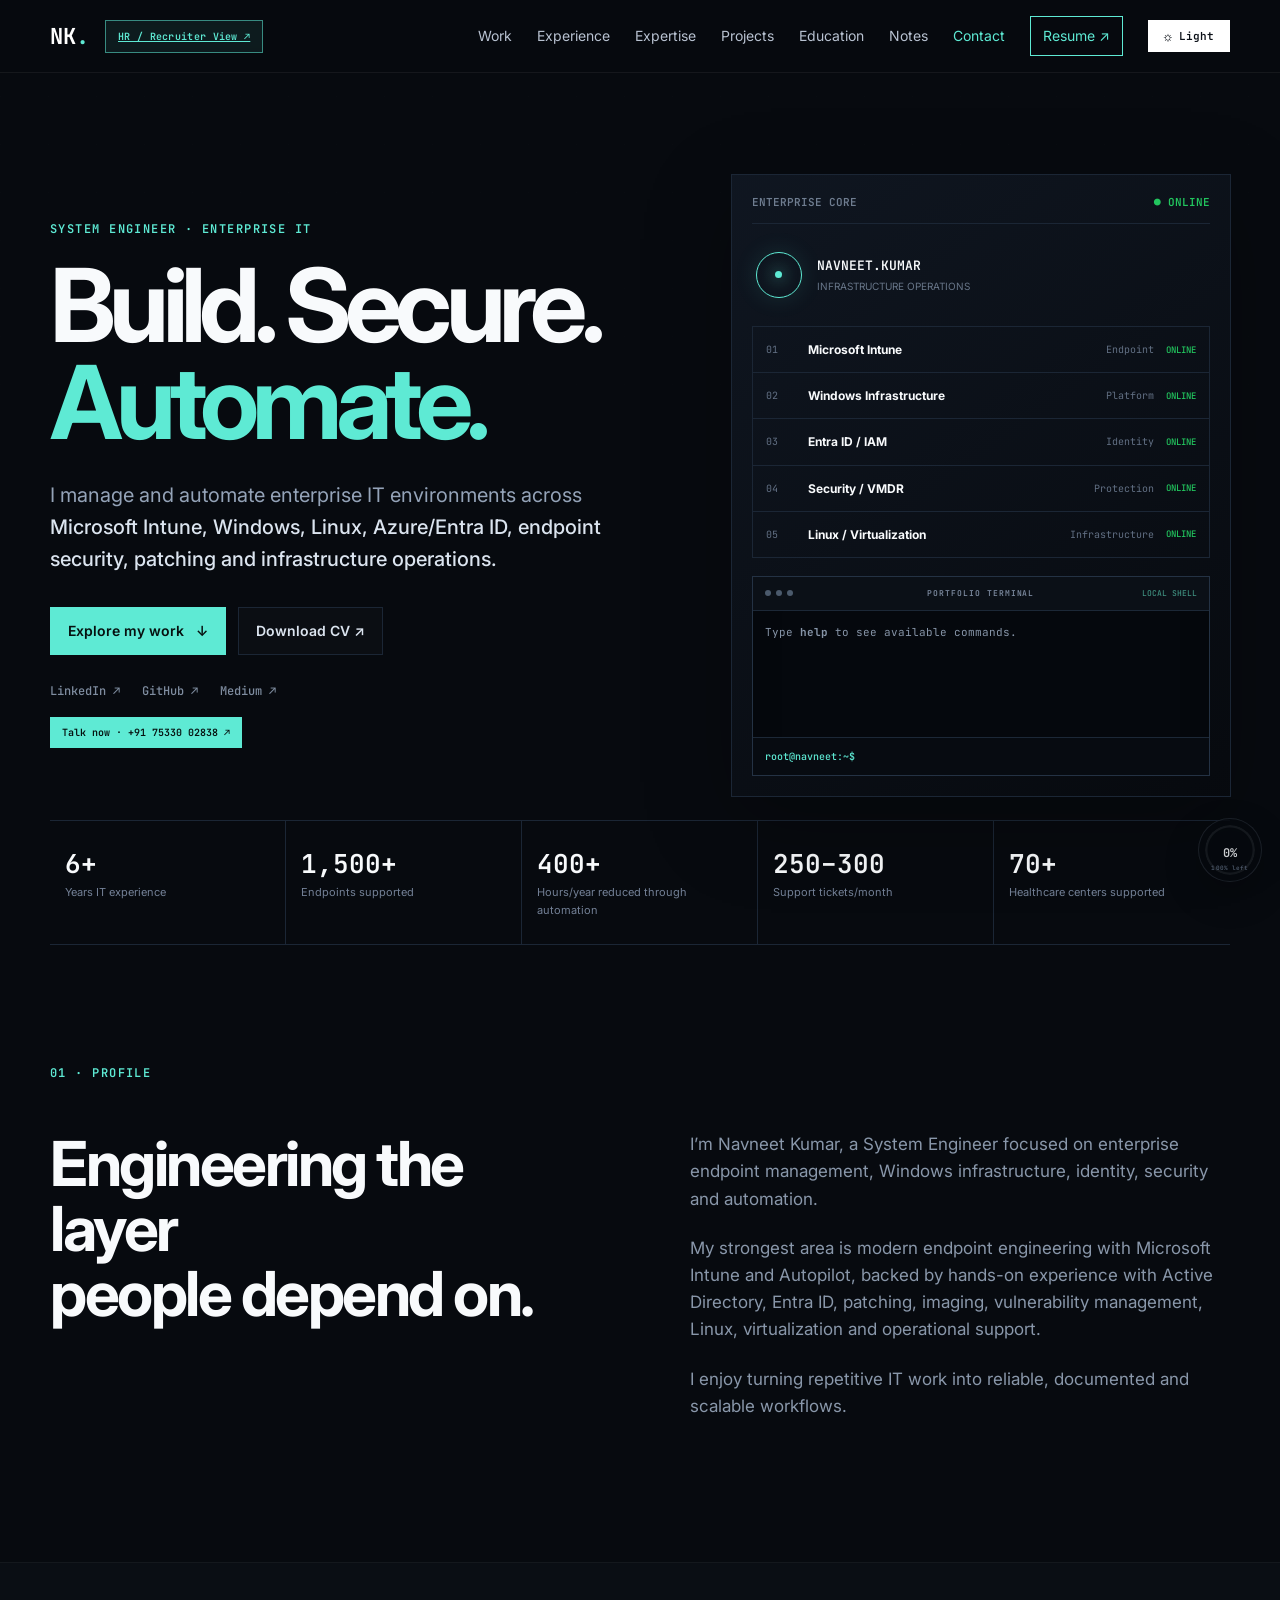
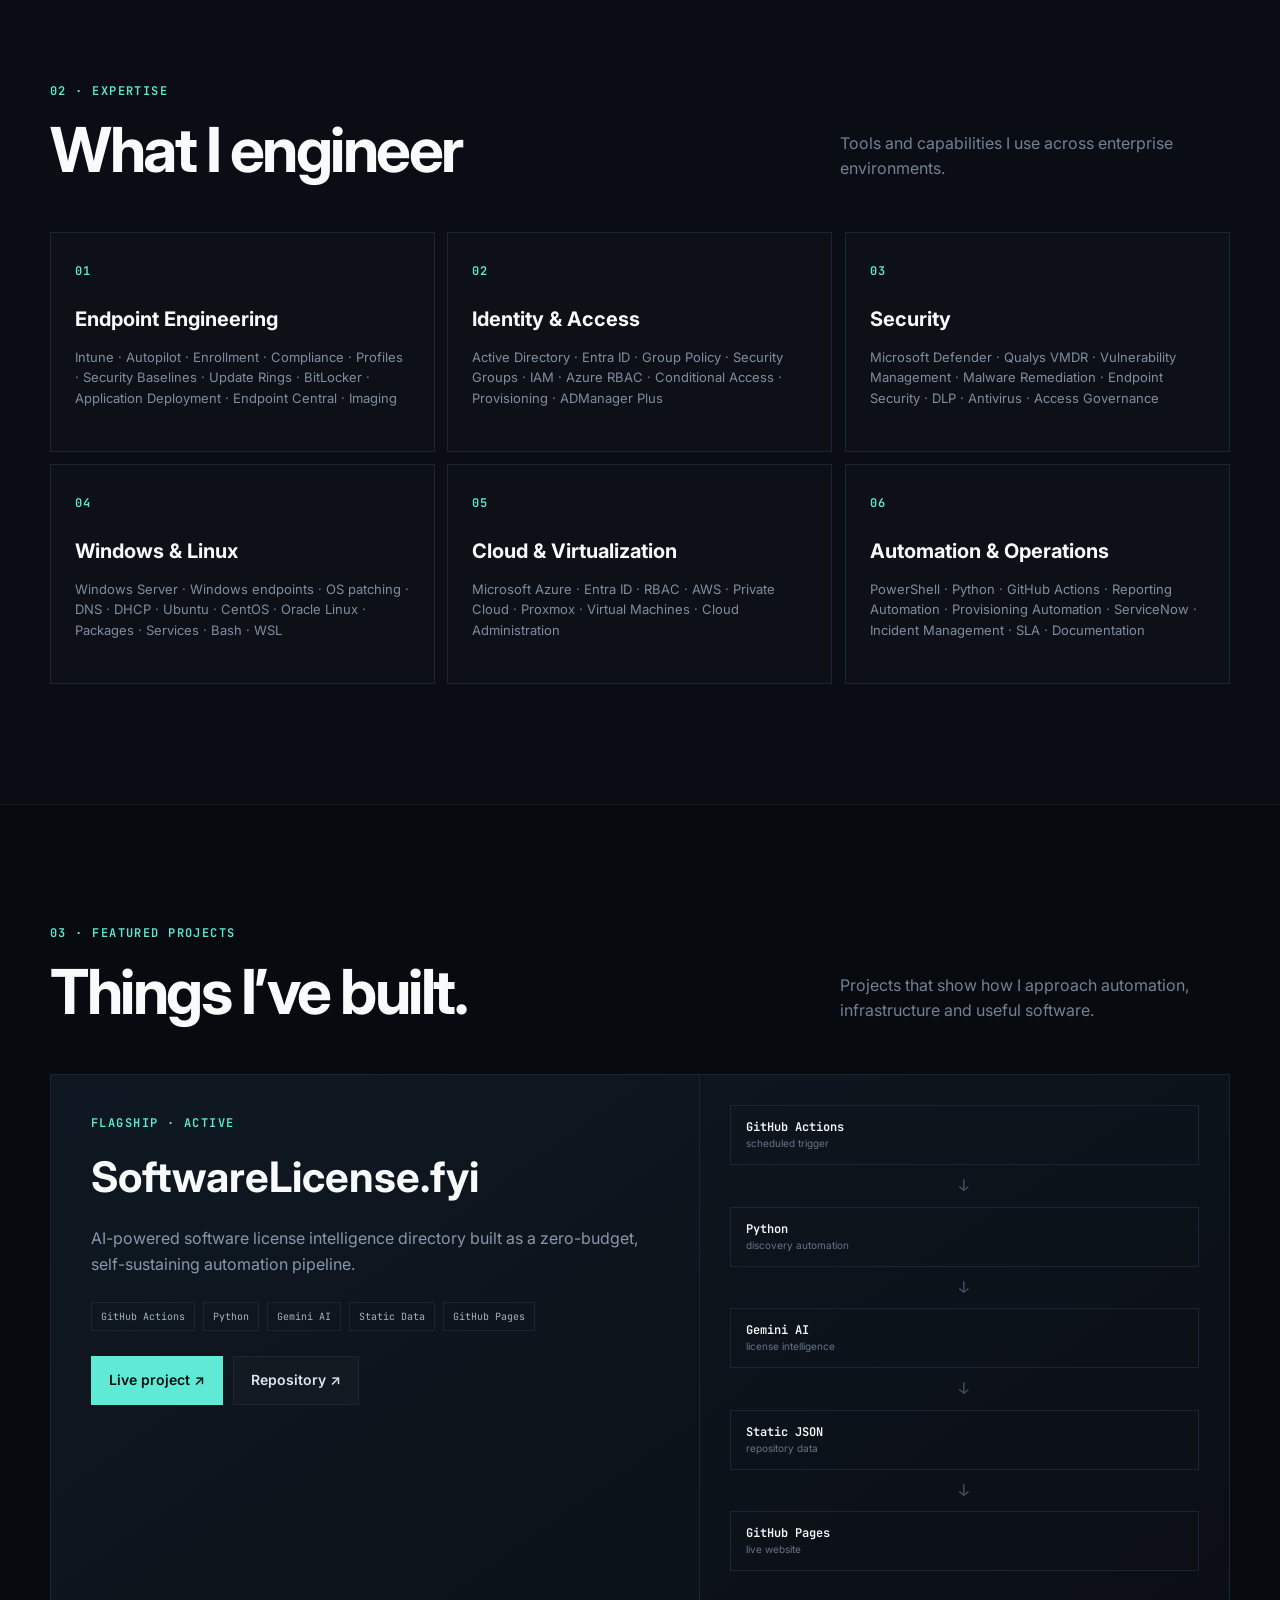
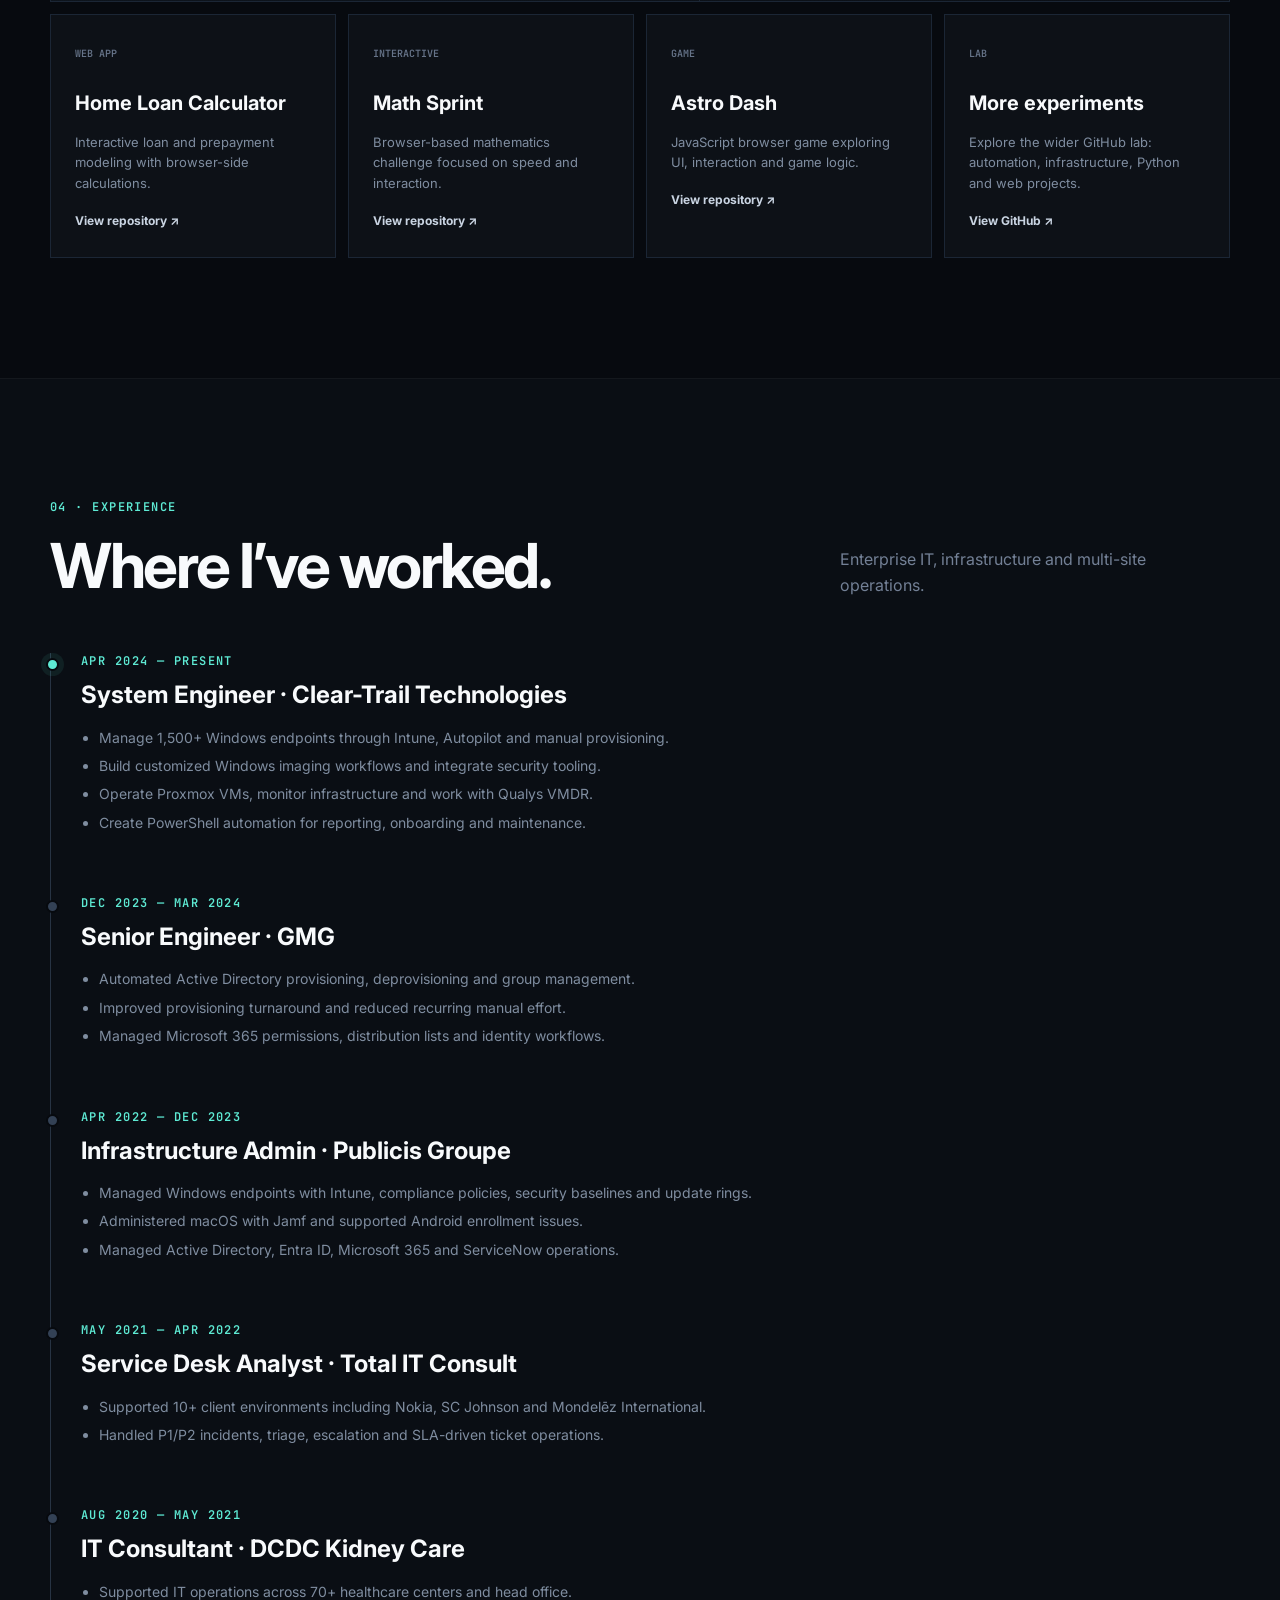
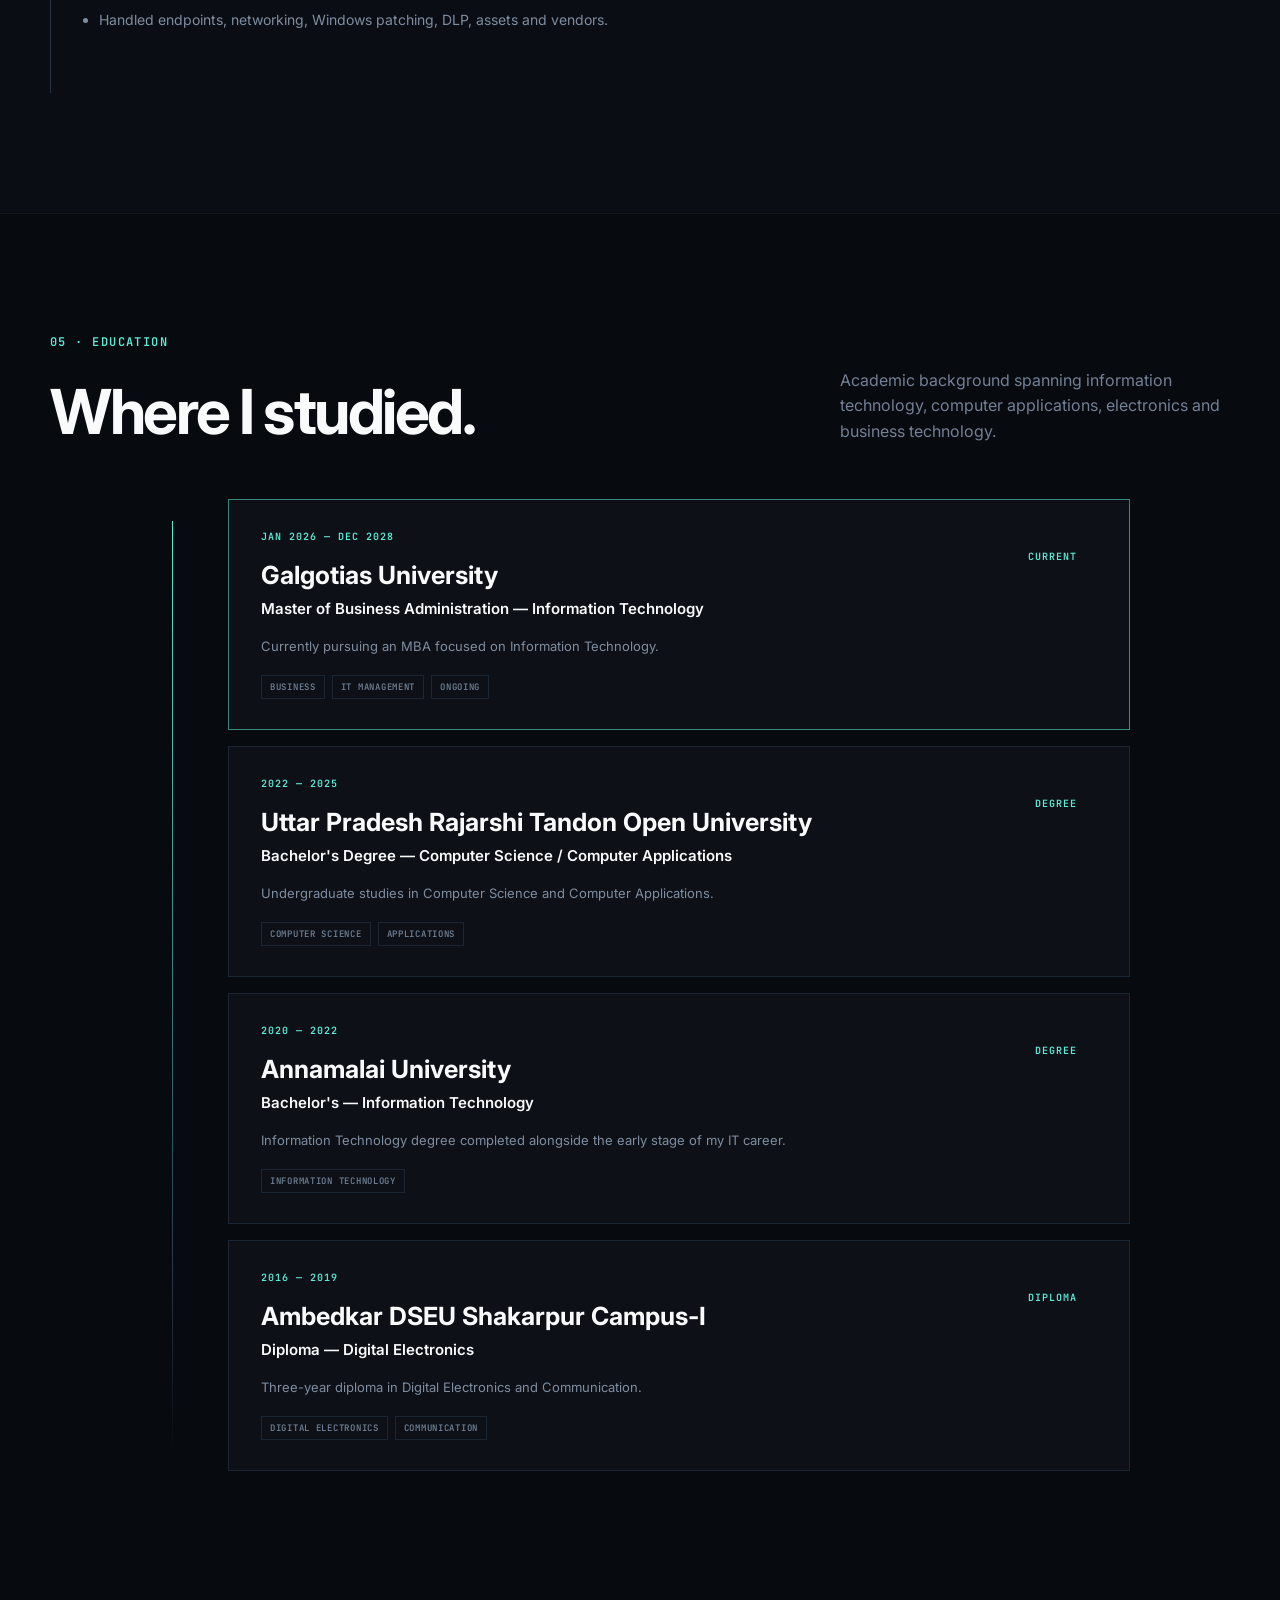
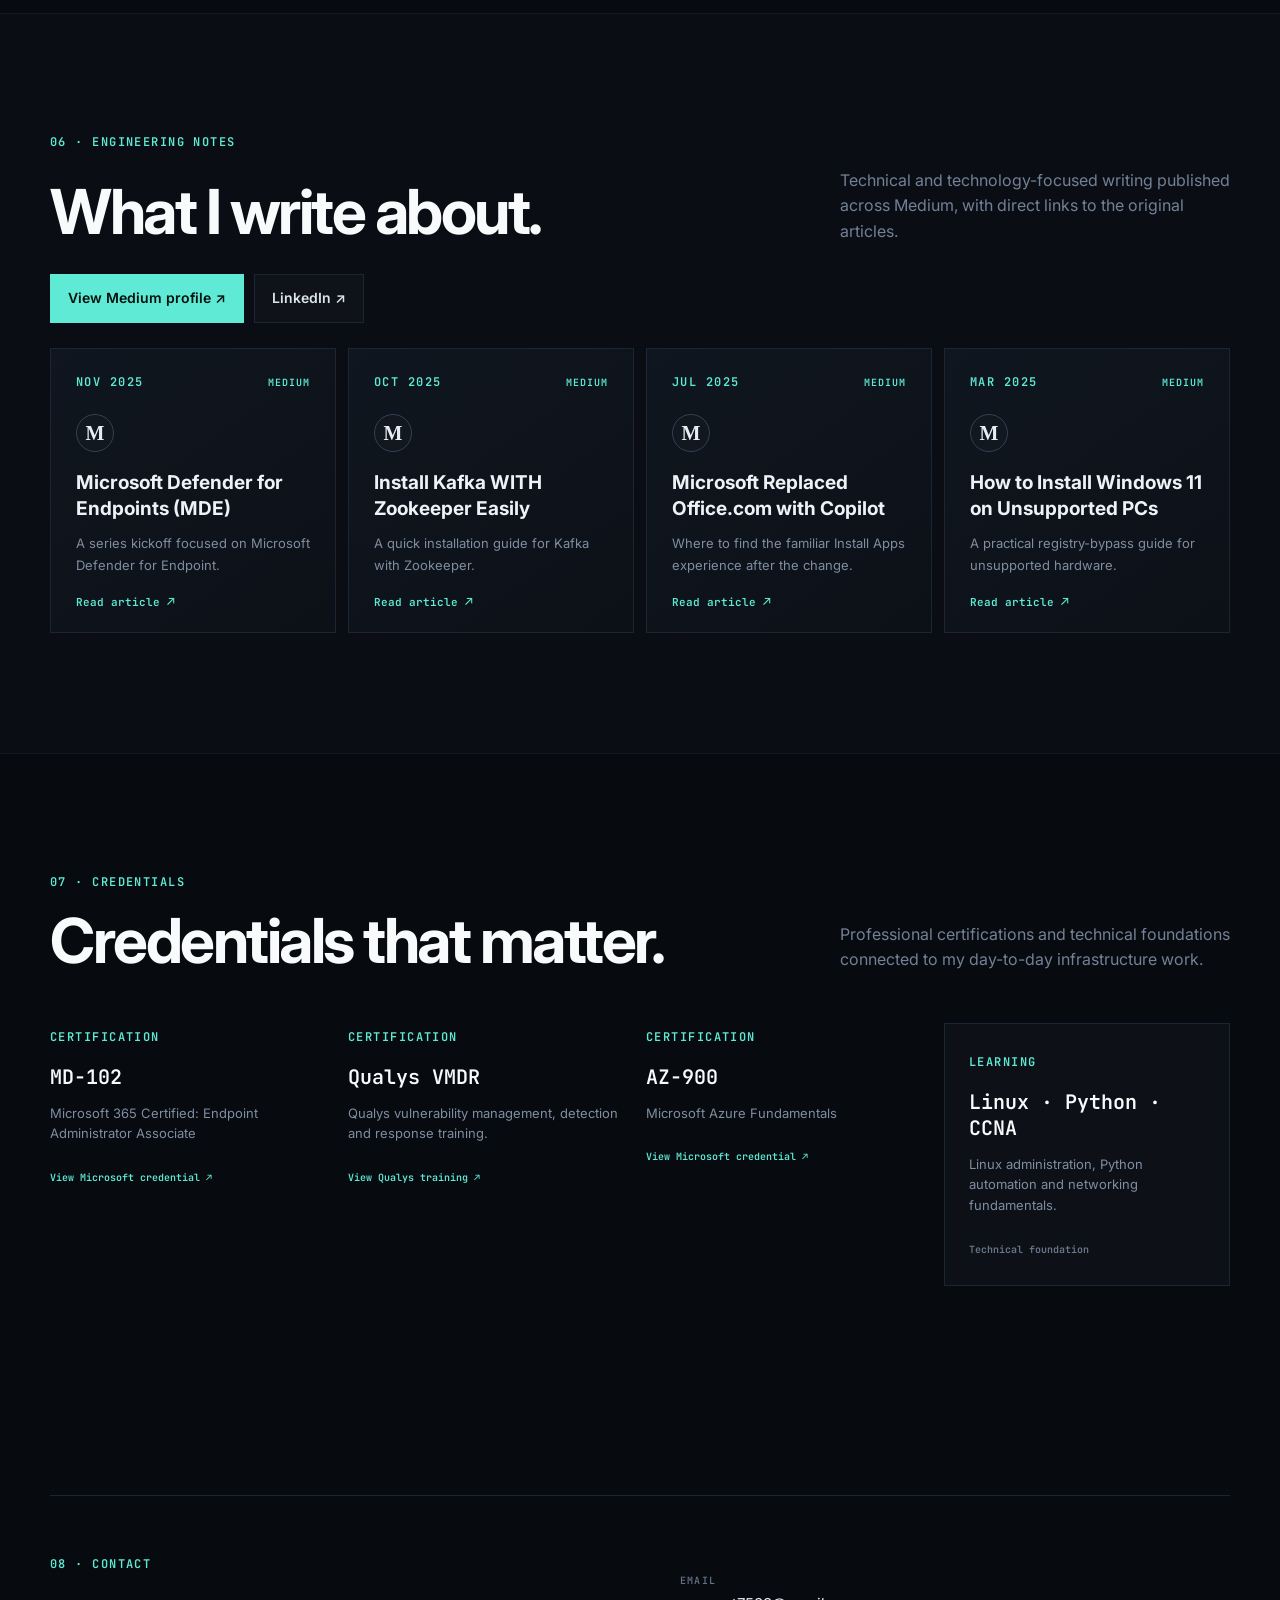
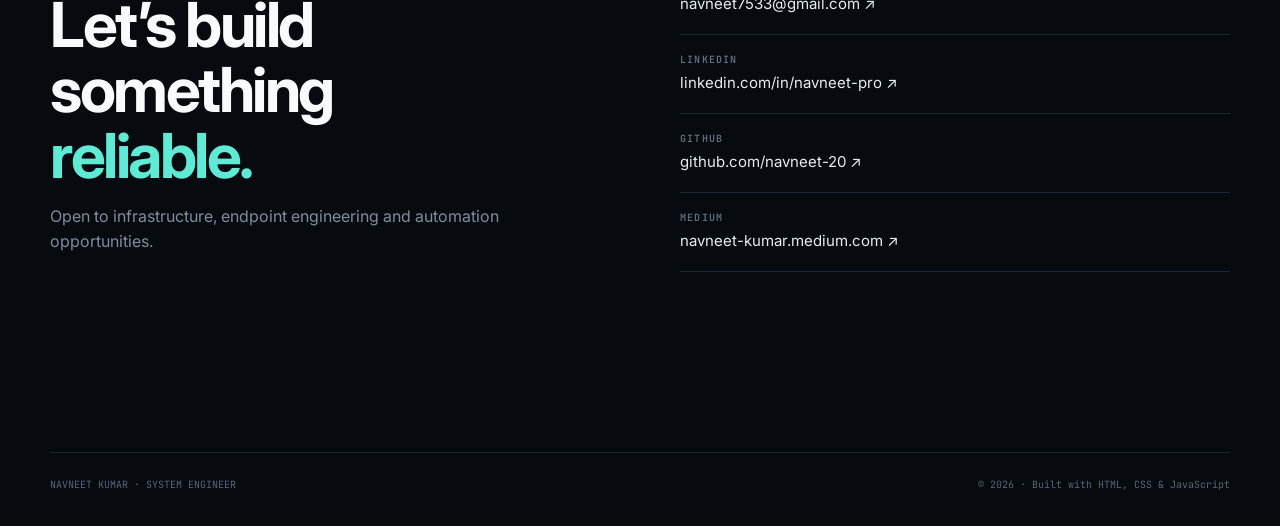
<file: index.html>
<!DOCTYPE html>

<html lang="en">
<head>
<meta charset="utf-8"/>
<meta content="width=device-width, initial-scale=1" name="viewport"/>
<title>Navneet Kumar | System Engineer | Intune &amp; Infrastructure</title>
<meta content="Navneet Kumar — System Engineer specializing in Microsoft Intune, endpoint management, Windows infrastructure, automation, security, Azure/Entra ID and Linux operations." name="description"/>
<meta content="Navneet Kumar" name="author"/>
<meta content="#070a0f" name="theme-color"/>
<link href="https://navneet.webline.cloud/" rel="canonical"/>
<meta content="Navneet Kumar | System Engineer" property="og:title"/>
<meta content="Enterprise endpoint, infrastructure, automation and security engineering." property="og:description"/>
<meta content="website" property="og:type"/>
<meta content="https://navneet.webline.cloud/" property="og:url"/>
<link href="https://fonts.googleapis.com" rel="preconnect"/>
<link crossorigin="" href="https://fonts.gstatic.com" rel="preconnect"/>
<link href="https://fonts.googleapis.com/css2?family=Inter:wght@400;500;600;700;800&amp;family=JetBrains+Mono:wght@400;500;600&amp;display=swap" rel="stylesheet"/>
<link href="css/style.css" rel="stylesheet"/>
<script defer="" src="js/main.js"></script>
</head>
<body>
<div aria-hidden="true" class="scroll-progress"><div class="scroll-progress-fill"></div><span class="scroll-progress-label"><b>0%</b><small>100% left</small></span></div>
<div aria-hidden="true" class="bg-grid"></div>
<header class="site-header">
<nav aria-label="Primary navigation" class="nav container">
<div class="nav-identity"><a aria-label="Navneet Kumar home" class="brand" href="#top">NK<span>.</span></a><a class="nav-recruiter" href="recruiter.html">HR / Recruiter View ↗</a></div>
<button aria-controls="nav-links" aria-expanded="false" class="menu-toggle">Menu</button>
<div class="nav-links" id="nav-links">
<a href="#work">Work</a><a href="#experience">Experience</a><a href="#skills">Expertise</a><a href="#projects">Projects</a><a href="#education">Education</a><a href="#notes">Notes</a><a href="#contact">Contact</a>
<a class="nav-resume" href="CV.pdf" rel="noopener" target="_blank">Resume ↗</a><button aria-label="Switch to light mode" aria-pressed="false" class="theme-toggle" id="theme-toggle" type="button"><span aria-hidden="true" class="theme-icon">☼</span><span class="theme-label">Light</span></button>
</div>
</nav>
</header>
<main id="top">
<section class="hero container">
<div class="hero-copy reveal">
<div class="eyebrow"><span class="status-dot"></span> SYSTEM ENGINEER · ENTERPRISE IT</div>
<h1>Build. Secure.<br/><span>Automate.</span></h1>
<p class="hero-lead">I manage and automate enterprise IT environments across <strong>Microsoft Intune, Windows, Linux, Azure/Entra ID, endpoint security, patching and infrastructure operations.</strong></p>
<div class="hero-actions"><a class="btn btn-primary" href="#projects">Explore my work <span>↓</span></a><a class="btn btn-ghost" href="CV.pdf" rel="noopener" target="_blank">Download CV ↗</a></div>
<div class="social-row"><a href="https://www.linkedin.com/in/navneet-pro/" rel="noopener" target="_blank">LinkedIn ↗</a><a href="https://github.com/navneet-20" rel="noopener" target="_blank">GitHub ↗</a><a href="https://navneet-kumar.medium.com/" rel="noopener" target="_blank">Medium ↗</a></div><div class="quick-contact"><a class="quick-talk" href="tel:+917533002838">Talk now · +91 75330 02838 ↗</a></div>
</div>
<div aria-label="System status overview" class="system-card reveal delay-1">
<div class="card-top"><span>ENTERPRISE CORE</span><span class="online">● ONLINE</span></div>
<div class="core-node"><div class="core-ring"></div><div><strong>NAVNEET.KUMAR</strong><small>INFRASTRUCTURE OPERATIONS</small></div></div>
<div class="status-list">
<div><span>01</span><b>Microsoft Intune</b><em>Endpoint</em><i>ONLINE</i></div>
<div><span>02</span><b>Windows Infrastructure</b><em>Platform</em><i>ONLINE</i></div>
<div><span>03</span><b>Entra ID / IAM</b><em>Identity</em><i>ONLINE</i></div>
<div><span>04</span><b>Security / VMDR</b><em>Protection</em><i>ONLINE</i></div>
<div><span>05</span><b>Linux / Virtualization</b><em>Infrastructure</em><i>ONLINE</i></div>
</div>
<div aria-label="Interactive portfolio terminal" class="terminal-widget">
<div class="terminal-header">
<span><i></i><i></i><i></i></span>
<b>PORTFOLIO TERMINAL</b>
<small>LOCAL SHELL</small>
</div>
<div aria-live="polite" class="terminal-output" id="terminal-output">
<div class="terminal-welcome">Type <strong>help</strong> to see available commands.</div>
</div>
<form autocomplete="off" class="terminal-form" id="terminal-form">
<span class="terminal-prompt">root@navneet:~$</span>
<input aria-label="Terminal command" autocapitalize="off" autocomplete="off" class="terminal-input" id="terminal-input" spellcheck="false" type="text"/>
</form>
</div>
</div>
</section>
<section class="metrics container" id="work">
<div class="metric"><strong>6+</strong><span>Years IT experience</span></div>
<div class="metric"><strong>1,500+</strong><span>Endpoints supported</span></div>
<div class="metric"><strong>400+</strong><span>Hours/year reduced through automation</span></div>
<div class="metric"><strong>250–300</strong><span>Support tickets/month</span></div>
<div class="metric"><strong>70+</strong><span>Healthcare centers supported</span></div>
</section>
<section class="section container" id="about">
<div class="section-label">01 · PROFILE</div>
<div class="two-col">
<div><h2>Engineering the layer<br/>people depend on.</h2></div>
<div class="copy"><p>I’m Navneet Kumar, a System Engineer focused on enterprise endpoint management, Windows infrastructure, identity, security and automation.</p><p>My strongest area is modern endpoint engineering with Microsoft Intune and Autopilot, backed by hands-on experience with Active Directory, Entra ID, patching, imaging, vulnerability management, Linux, virtualization and operational support.</p><p>I enjoy turning repetitive IT work into reliable, documented and scalable workflows.</p></div>
</div>
</section>
<section class="section section-dark" id="skills">
<div class="container">
<div class="section-label">02 · EXPERTISE</div>
<div class="section-heading"><h2>What I engineer</h2><p>Tools and capabilities I use across enterprise environments.</p></div>
<div class="skill-grid">
<article class="skill-card"><span>01</span><h3>Endpoint Engineering</h3><p>Intune · Autopilot · Enrollment · Compliance · Profiles · Security Baselines · Update Rings · BitLocker · Application Deployment · Endpoint Central · Imaging</p></article>
<article class="skill-card"><span>02</span><h3>Identity &amp; Access</h3><p>Active Directory · Entra ID · Group Policy · Security Groups · IAM · Azure RBAC · Conditional Access · Provisioning · ADManager Plus</p></article>
<article class="skill-card"><span>03</span><h3>Security</h3><p>Microsoft Defender · Qualys VMDR · Vulnerability Management · Malware Remediation · Endpoint Security · DLP · Antivirus · Access Governance</p></article>
<article class="skill-card"><span>04</span><h3>Windows &amp; Linux</h3><p>Windows Server · Windows endpoints · OS patching · DNS · DHCP · Ubuntu · CentOS · Oracle Linux · Packages · Services · Bash · WSL</p></article>
<article class="skill-card"><span>05</span><h3>Cloud &amp; Virtualization</h3><p>Microsoft Azure · Entra ID · RBAC · AWS · Private Cloud · Proxmox · Virtual Machines · Cloud Administration</p></article>
<article class="skill-card"><span>06</span><h3>Automation &amp; Operations</h3><p>PowerShell · Python · GitHub Actions · Reporting Automation · Provisioning Automation · ServiceNow · Incident Management · SLA · Documentation</p></article>
</div>
</div>
</section>
<section class="section container" id="projects">
<div class="section-label">03 · FEATURED PROJECTS</div>
<div class="section-heading"><h2>Things I’ve built.</h2><p>Projects that show how I approach automation, infrastructure and useful software.</p></div>
<article class="featured-project">
<div class="project-main"><div class="project-kicker">FLAGSHIP · ACTIVE</div><h3>SoftwareLicense.fyi</h3><p>AI-powered software license intelligence directory built as a zero-budget, self-sustaining automation pipeline.</p><div class="tags"><span>GitHub Actions</span><span>Python</span><span>Gemini AI</span><span>Static Data</span><span>GitHub Pages</span></div><div class="project-actions"><a class="btn btn-primary" href="https://isitfree.webline.cloud/" rel="noopener" target="_blank">Live project ↗</a><a class="btn btn-ghost" href="https://github.com/navneet-20/SoftwareLicense.fyi" rel="noopener" target="_blank">Repository ↗</a></div></div>
<div class="pipeline"><div><b>GitHub Actions</b><small>scheduled trigger</small></div><span>↓</span><div><b>Python</b><small>discovery automation</small></div><span>↓</span><div><b>Gemini AI</b><small>license intelligence</small></div><span>↓</span><div><b>Static JSON</b><small>repository data</small></div><span>↓</span><div><b>GitHub Pages</b><small>live website</small></div></div>
</article>
<div class="project-grid">
<a class="project-card" href="https://github.com/navneet-20/home-loan-calculator-with-prepayment" rel="noopener" target="_blank"><span>WEB APP</span><h3>Home Loan Calculator</h3><p>Interactive loan and prepayment modeling with browser-side calculations.</p><b>View repository ↗</b></a>
<a class="project-card" href="https://github.com/navneet-20/Math-Sprint" rel="noopener" target="_blank"><span>INTERACTIVE</span><h3>Math Sprint</h3><p>Browser-based mathematics challenge focused on speed and interaction.</p><b>View repository ↗</b></a>
<a class="project-card" href="https://github.com/navneet-20/Astro-Dash" rel="noopener" target="_blank"><span>GAME</span><h3>Astro Dash</h3><p>JavaScript browser game exploring UI, interaction and game logic.</p><b>View repository ↗</b></a>
<a class="project-card" href="https://github.com/navneet-20" rel="noopener" target="_blank"><span>LAB</span><h3>More experiments</h3><p>Explore the wider GitHub lab: automation, infrastructure, Python and web projects.</p><b>View GitHub ↗</b></a>
</div>
</section>
<section class="section section-dark" id="experience">
<div class="container"><div class="section-label">04 · EXPERIENCE</div><div class="section-heading"><h2>Where I’ve worked.</h2><p>Enterprise IT, infrastructure and multi-site operations.</p></div>
<div class="timeline">
<article class="timeline-item active"><div class="timeline-dot"></div><div class="timeline-meta">APR 2024 — PRESENT</div><h3>System Engineer · Clear-Trail Technologies</h3><ul><li>Manage 1,500+ Windows endpoints through Intune, Autopilot and manual provisioning.</li><li>Build customized Windows imaging workflows and integrate security tooling.</li><li>Operate Proxmox VMs, monitor infrastructure and work with Qualys VMDR.</li><li>Create PowerShell automation for reporting, onboarding and maintenance.</li></ul></article>
<article class="timeline-item"><div class="timeline-dot"></div><div class="timeline-meta">DEC 2023 — MAR 2024</div><h3>Senior Engineer · GMG</h3><ul><li>Automated Active Directory provisioning, deprovisioning and group management.</li><li>Improved provisioning turnaround and reduced recurring manual effort.</li><li>Managed Microsoft 365 permissions, distribution lists and identity workflows.</li></ul></article>
<article class="timeline-item"><div class="timeline-dot"></div><div class="timeline-meta">APR 2022 — DEC 2023</div><h3>Infrastructure Admin · Publicis Groupe</h3><ul><li>Managed Windows endpoints with Intune, compliance policies, security baselines and update rings.</li><li>Administered macOS with Jamf and supported Android enrollment issues.</li><li>Managed Active Directory, Entra ID, Microsoft 365 and ServiceNow operations.</li></ul></article>
<article class="timeline-item"><div class="timeline-dot"></div><div class="timeline-meta">MAY 2021 — APR 2022</div><h3>Service Desk Analyst · Total IT Consult</h3><ul><li>Supported 10+ client environments including Nokia, SC Johnson and Mondelēz International.</li><li>Handled P1/P2 incidents, triage, escalation and SLA-driven ticket operations.</li></ul></article>
<article class="timeline-item"><div class="timeline-dot"></div><div class="timeline-meta">AUG 2020 — MAY 2021</div><h3>IT Consultant · DCDC Kidney Care</h3><ul><li>Supported IT operations across 70+ healthcare centers and head office.</li><li>Handled endpoints, networking, Windows patching, DLP, assets and vendors.</li></ul></article>
</div>
</div>
</section>
<section class="section container" id="education">
<div class="section-label">05 · EDUCATION</div>
<div class="section-heading"><h2>Where I studied.</h2><p>Academic background spanning information technology, computer applications, electronics and business technology.</p></div>
<div class="education-track">
<div aria-hidden="true" class="education-line"></div>
<article class="education-card current reveal">
<div class="education-marker">01</div>
<div class="education-content">
<div class="education-top"><span class="education-year">JAN 2026 — DEC 2028</span><span class="education-status">CURRENT</span></div>
<h3>Galgotias University</h3>
<h4>Master of Business Administration — Information Technology</h4>
<p>Currently pursuing an MBA focused on Information Technology.</p>
<div class="education-tags"><span>BUSINESS</span><span>IT MANAGEMENT</span><span>ONGOING</span></div>
</div>
</article>
<article class="education-card reveal">
<div class="education-marker">02</div>
<div class="education-content">
<div class="education-top"><span class="education-year">2022 — 2025</span><span class="education-status">DEGREE</span></div>
<h3>Uttar Pradesh Rajarshi Tandon Open University</h3>
<h4>Bachelor's Degree — Computer Science / Computer Applications</h4>
<p>Undergraduate studies in Computer Science and Computer Applications.</p>
<div class="education-tags"><span>COMPUTER SCIENCE</span><span>APPLICATIONS</span></div>
</div>
</article>
<article class="education-card reveal">
<div class="education-marker">03</div>
<div class="education-content">
<div class="education-top"><span class="education-year">2020 — 2022</span><span class="education-status">DEGREE</span></div>
<h3>Annamalai University</h3>
<h4>Bachelor's — Information Technology</h4>
<p>Information Technology degree completed alongside the early stage of my IT career.</p>
<div class="education-tags"><span>INFORMATION TECHNOLOGY</span></div>
</div>
</article>
<article class="education-card reveal">
<div class="education-marker">04</div>
<div class="education-content">
<div class="education-top"><span class="education-year">2016 — 2019</span><span class="education-status">DIPLOMA</span></div>
<h3>Ambedkar DSEU Shakarpur Campus-I</h3>
<h4>Diploma — Digital Electronics</h4>
<p>Three-year diploma in Digital Electronics and Communication.</p>
<div class="education-tags"><span>DIGITAL ELECTRONICS</span><span>COMMUNICATION</span></div>
</div>
</article>
</div>
</section>

<section class="section section-dark" id="notes">
<div class="container">
<div class="section-label">06 · ENGINEERING NOTES</div>
<div class="section-heading"><h2>What I write about.</h2><p>Technical and technology-focused writing published across Medium, with direct links to the original articles.</p></div>
<div class="notes-toolbar"><a class="btn btn-primary" href="https://navneet-kumar.medium.com/" rel="noopener" target="_blank">View Medium profile ↗</a><a class="btn btn-ghost" href="https://www.linkedin.com/in/navneet-pro/" rel="noopener" target="_blank">LinkedIn ↗</a></div>
<div class="notes-grid notes-grid-wide">
<a class="note-card-link" href="https://navneet-kumar.medium.com/microsoft-defender-for-endpoints-mde-71a4445f67b8" rel="noopener" target="_blank">
<article class="note-card">
<div class="note-card-top"><span>NOV 2025</span><strong>MEDIUM</strong></div><div class="medium-mark">M</div>
<h3>Microsoft Defender for Endpoints (MDE)</h3><p>A series kickoff focused on Microsoft Defender for Endpoint.</p><div class="note-read">Read article <span>↗</span></div>
</article>
</a>
<a class="note-card-link" href="https://navneet-kumar.medium.com/install-kafka-with-zookeeper-easily-e4614ab6cebd" rel="noopener" target="_blank">
<article class="note-card"><div class="note-card-top"><span>OCT 2025</span><strong>MEDIUM</strong></div><div class="medium-mark">M</div><h3>Install Kafka WITH Zookeeper Easily</h3><p>A quick installation guide for Kafka with Zookeeper.</p><div class="note-read">Read article <span>↗</span></div></article>
</a>
<a class="note-card-link" href="https://navneet-kumar.medium.com/microsoft-replaced-office-com-with-copilot-2c20ab2ec9f0" rel="noopener" target="_blank">
<article class="note-card"><div class="note-card-top"><span>JUL 2025</span><strong>MEDIUM</strong></div><div class="medium-mark">M</div><h3>Microsoft Replaced Office.com with Copilot</h3><p>Where to find the familiar Install Apps experience after the change.</p><div class="note-read">Read article <span>↗</span></div></article>
</a>
<a class="note-card-link" href="https://navneet-kumar.medium.com/how-to-install-windows-11-on-unsupported-pcs-a520bd766c35" rel="noopener" target="_blank">
<article class="note-card"><div class="note-card-top"><span>MAR 2025</span><strong>MEDIUM</strong></div><div class="medium-mark">M</div><h3>How to Install Windows 11 on Unsupported PCs</h3><p>A practical registry-bypass guide for unsupported hardware.</p><div class="note-read">Read article <span>↗</span></div></article>
</a>





</div>
</div>
</section>
<section class="section container" id="credentials">
<div class="section-label">07 · CREDENTIALS</div>
<div class="section-heading"><h2>Credentials that matter.</h2><p>Professional certifications and technical foundations connected to my day-to-day infrastructure work.</p></div>
<div class="credential-grid">
<a class="credential-card" href="https://learn.microsoft.com/en-us/credentials/certifications/modern-desktop/" rel="noopener" target="_blank"><span>CERTIFICATION</span><h3>MD-102</h3><p>Microsoft 365 Certified: Endpoint Administrator Associate</p><b>View Microsoft credential ↗</b></a>
<a class="credential-card" href="https://www.qualys.com/training/" rel="noopener" target="_blank"><span>CERTIFICATION</span><h3>Qualys VMDR</h3><p>Qualys vulnerability management, detection and response training.</p><b>View Qualys training ↗</b></a>
<a class="credential-card" href="https://learn.microsoft.com/en-us/credentials/certifications/azure-fundamentals/" rel="noopener" target="_blank"><span>CERTIFICATION</span><h3>AZ-900</h3><p>Microsoft Azure Fundamentals</p><b>View Microsoft credential ↗</b></a>
<div class="credential-card learning-card"><span>LEARNING</span><h3>Linux · Python · CCNA</h3><p>Linux administration, Python automation and networking fundamentals.</p><b>Technical foundation</b></div>
</div>
</section>
<section class="contact section" id="contact"><div class="container contact-box"><div><div class="section-label">08 · CONTACT</div><h2>Let’s build something<br/><span>reliable.</span></h2><p>Open to infrastructure, endpoint engineering and automation opportunities.</p></div><div class="contact-links"><a href="mailto:navneet7533@gmail.com"><small>EMAIL</small>navneet7533@gmail.com ↗</a><a href="https://www.linkedin.com/in/navneet-pro/" rel="noopener" target="_blank"><small>LINKEDIN</small>linkedin.com/in/navneet-pro ↗</a><a href="https://github.com/navneet-20" rel="noopener" target="_blank"><small>GITHUB</small>github.com/navneet-20 ↗</a><a href="https://navneet-kumar.medium.com/" rel="noopener" target="_blank"><small>MEDIUM</small>navneet-kumar.medium.com ↗</a></div></div></section>
</main>
<footer class="footer container"><span>NAVNEET KUMAR · SYSTEM ENGINEER</span><span>© <span id="year">2026</span> · Built with HTML, CSS &amp; JavaScript</span></footer>
</body>
</html>
</file>
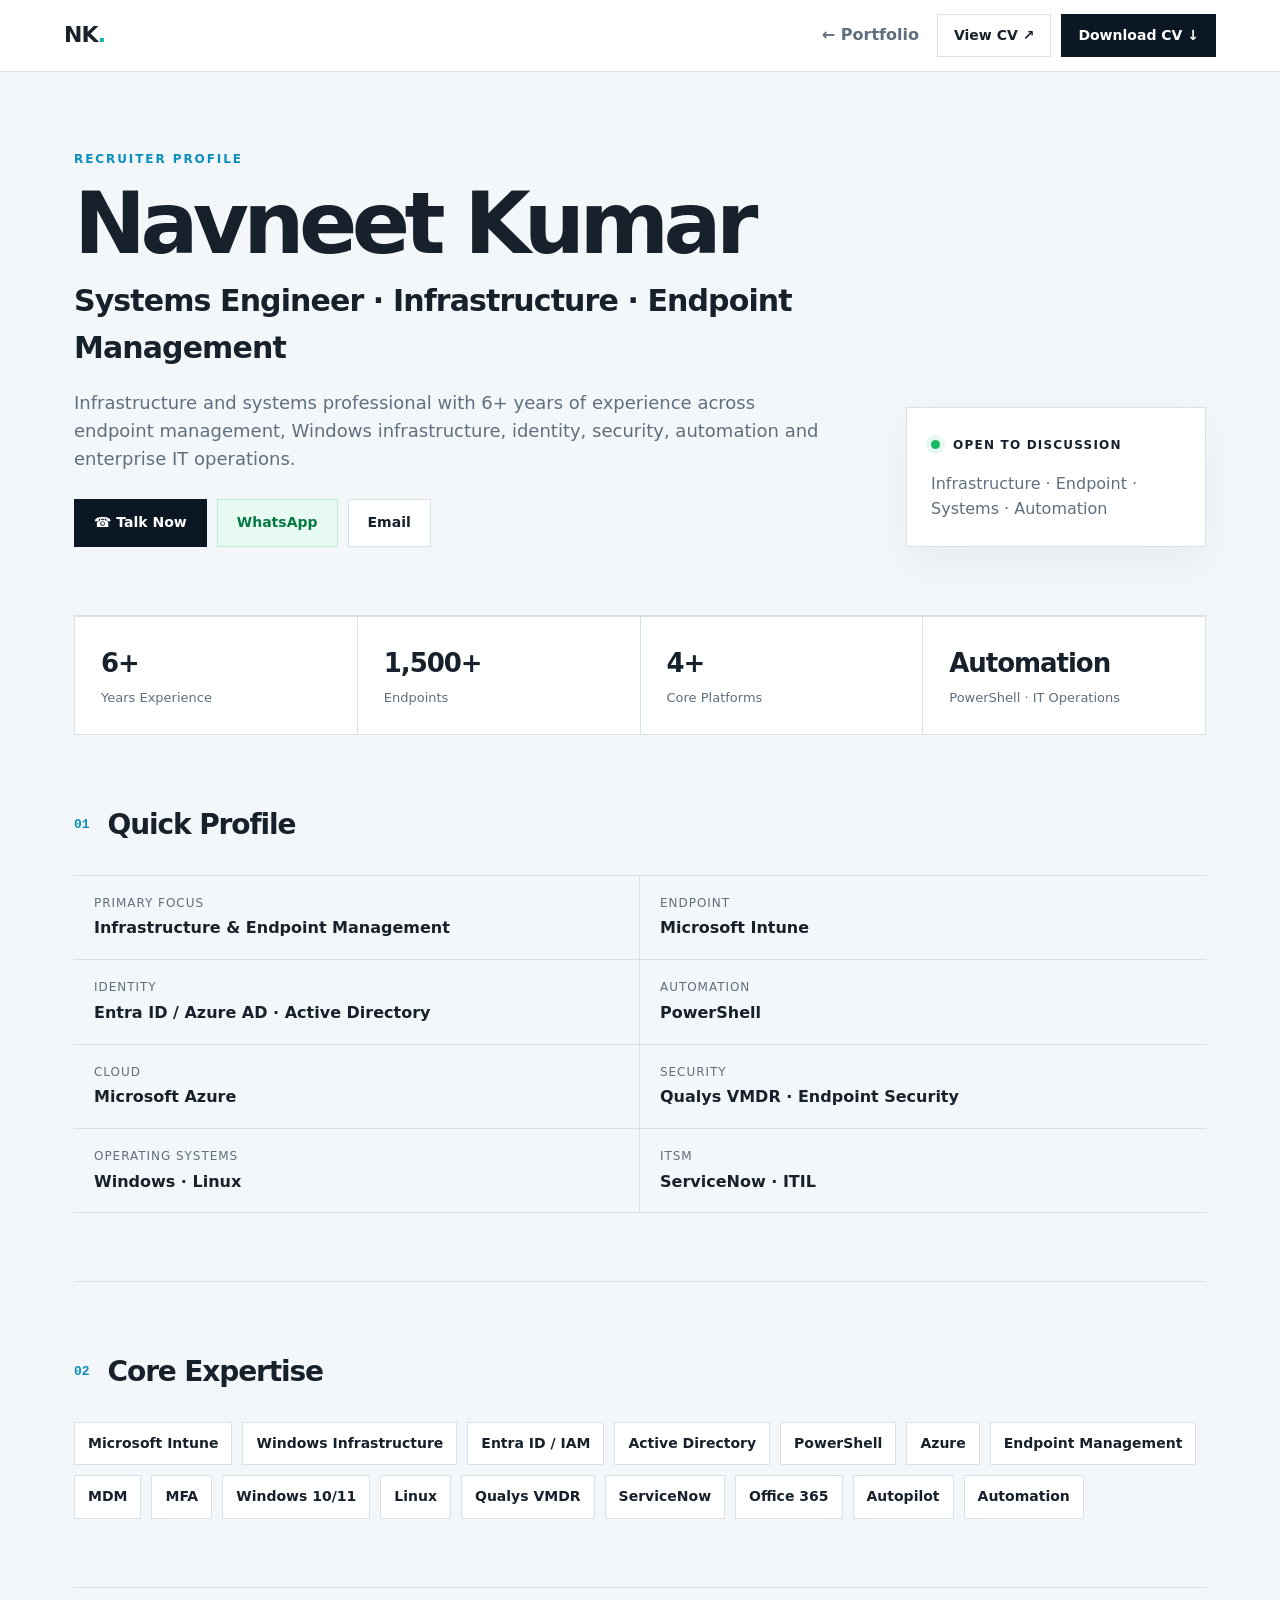
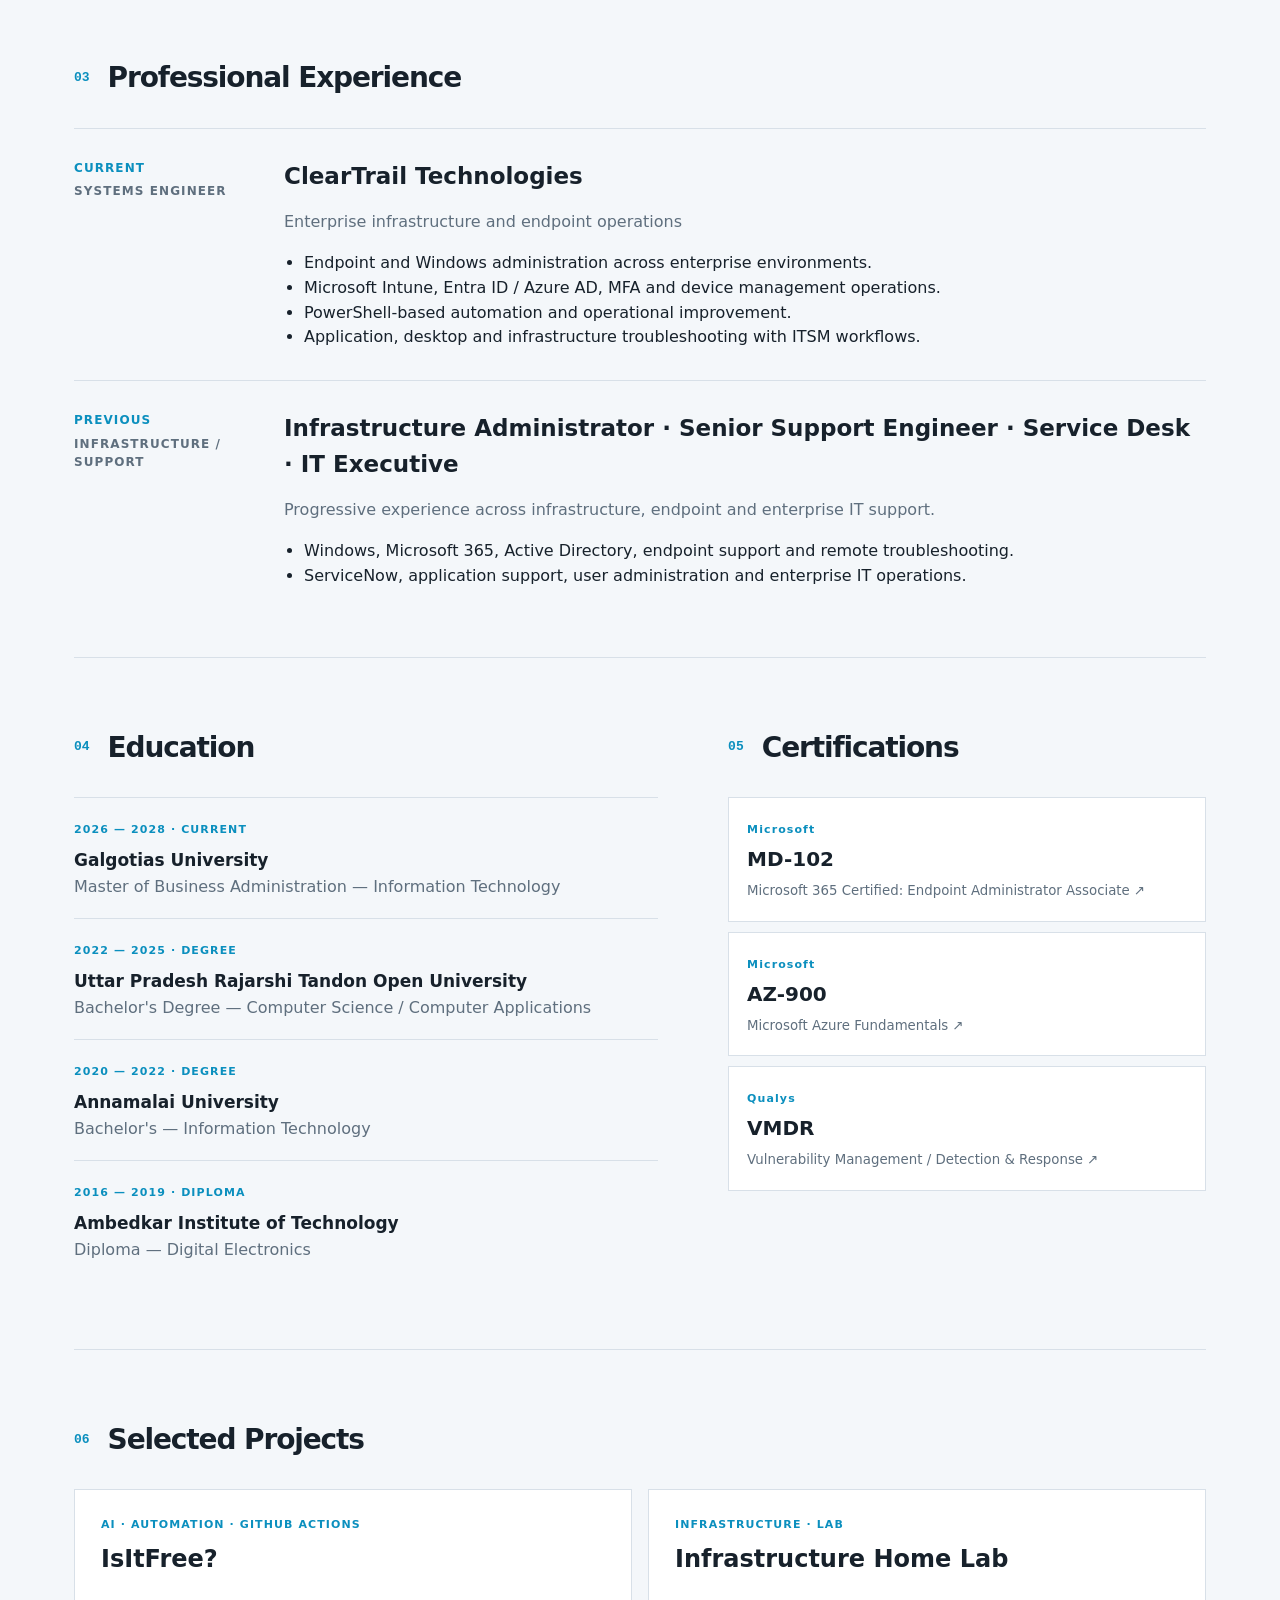
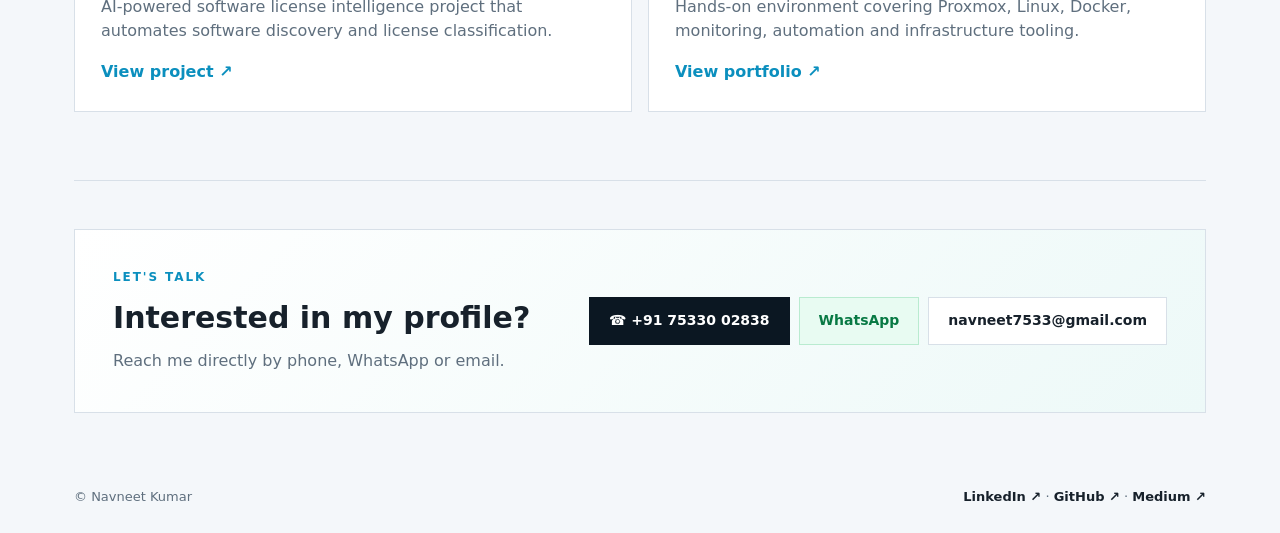
<file: recruiter.html>
<!DOCTYPE html>
<html lang="en">
<head>
  <meta charset="UTF-8">
  <meta name="viewport" content="width=device-width, initial-scale=1.0">
  <title>Navneet Kumar — Recruiter Profile</title>
  <meta name="description" content="Recruiter profile for Navneet Kumar — Systems Engineer focused on infrastructure, endpoint management, Intune, Windows, Entra ID, PowerShell and automation.">
  <link rel="stylesheet" href="css/recruiter.css">
</head>
<body>
  <header class="topbar">
    <a class="brand" href="https://navneet.webline.cloud/">NK<span>.</span></a>
    <div class="top-actions">
      <a class="back-link" href="https://navneet.webline.cloud/">← Portfolio</a>
      <a class="btn btn-outline" href="CV.pdf" target="_blank" rel="noopener">View CV ↗</a>
      <a class="btn btn-primary" href="CV.pdf" download>Download CV ↓</a>
    </div>
  </header>

  <main>
    <section class="hero section">
      <div class="hero-copy">
        <div class="eyebrow">RECRUITER PROFILE</div>
        <h1>Navneet Kumar</h1>
        <h2>Systems Engineer · Infrastructure · Endpoint Management</h2>
        <p class="intro">
          Infrastructure and systems professional with 6+ years of experience across
          endpoint management, Windows infrastructure, identity, security, automation
          and enterprise IT operations.
        </p>
        <div class="hero-actions">
          <a class="btn btn-primary btn-large" href="tel:+917533002838">☎ Talk Now</a>
          <a class="btn btn-whatsapp btn-large" href="https://wa.me/917533002838" target="_blank" rel="noopener">WhatsApp</a>
          <a class="btn btn-outline btn-large" href="mailto:navneet7533@gmail.com">Email</a>
        </div>
      </div>
      <aside class="availability">
        <span class="dot"></span>
        <strong>OPEN TO DISCUSSION</strong>
        <p>Infrastructure · Endpoint · Systems · Automation</p>
      </aside>
    </section>

    <section class="stats section">
      <div><strong>6+</strong><span>Years Experience</span></div>
      <div><strong>1,500+</strong><span>Endpoints</span></div>
      <div><strong>4+</strong><span>Core Platforms</span></div>
      <div><strong>Automation</strong><span>PowerShell · IT Operations</span></div>
    </section>

    <section class="section">
      <div class="section-heading">
        <span>01</span><h3>Quick Profile</h3>
      </div>
      <div class="profile-grid">
        <div><span>Primary focus</span><strong>Infrastructure & Endpoint Management</strong></div>
        <div><span>Endpoint</span><strong>Microsoft Intune</strong></div>
        <div><span>Identity</span><strong>Entra ID / Azure AD · Active Directory</strong></div>
        <div><span>Automation</span><strong>PowerShell</strong></div>
        <div><span>Cloud</span><strong>Microsoft Azure</strong></div>
        <div><span>Security</span><strong>Qualys VMDR · Endpoint Security</strong></div>
        <div><span>Operating systems</span><strong>Windows · Linux</strong></div>
        <div><span>ITSM</span><strong>ServiceNow · ITIL</strong></div>
      </div>
    </section>

    <section class="section">
      <div class="section-heading">
        <span>02</span><h3>Core Expertise</h3>
      </div>
      <div class="chips">
        <span>Microsoft Intune</span><span>Windows Infrastructure</span><span>Entra ID / IAM</span>
        <span>Active Directory</span><span>PowerShell</span><span>Azure</span>
        <span>Endpoint Management</span><span>MDM</span><span>MFA</span><span>Windows 10/11</span>
        <span>Linux</span><span>Qualys VMDR</span><span>ServiceNow</span><span>Office 365</span>
        <span>Autopilot</span><span>Automation</span>
      </div>
    </section>

    <section class="section">
      <div class="section-heading">
        <span>03</span><h3>Professional Experience</h3>
      </div>

      <article class="experience">
        <div class="exp-meta"><span>Current</span><span>Systems Engineer</span></div>
        <div>
          <h4>ClearTrail Technologies</h4>
          <p class="muted">Enterprise infrastructure and endpoint operations</p>
          <ul>
            <li>Endpoint and Windows administration across enterprise environments.</li>
            <li>Microsoft Intune, Entra ID / Azure AD, MFA and device management operations.</li>
            <li>PowerShell-based automation and operational improvement.</li>
            <li>Application, desktop and infrastructure troubleshooting with ITSM workflows.</li>
          </ul>
        </div>
      </article>

      <article class="experience compact">
        <div class="exp-meta"><span>Previous</span><span>Infrastructure / Support</span></div>
        <div>
          <h4>Infrastructure Administrator · Senior Support Engineer · Service Desk · IT Executive</h4>
          <p class="muted">Progressive experience across infrastructure, endpoint and enterprise IT support.</p>
          <ul>
            <li>Windows, Microsoft 365, Active Directory, endpoint support and remote troubleshooting.</li>
            <li>ServiceNow, application support, user administration and enterprise IT operations.</li>
          </ul>
        </div>
      </article>
    </section>

    <section class="two-col section">
      <div>
        <div class="section-heading"><span>04</span><h3>Education</h3></div>
        <div class="education-list">
          <article><span>2026 — 2028 · CURRENT</span><h4>Galgotias University</h4><p>Master of Business Administration — Information Technology</p></article>
          <article><span>2022 — 2025 · DEGREE</span><h4>Uttar Pradesh Rajarshi Tandon Open University</h4><p>Bachelor's Degree — Computer Science / Computer Applications</p></article>
          <article><span>2020 — 2022 · DEGREE</span><h4>Annamalai University</h4><p>Bachelor's — Information Technology</p></article>
          <article><span>2016 — 2019 · DIPLOMA</span><h4>Ambedkar Institute of Technology</h4><p>Diploma — Digital Electronics</p></article>
        </div>
      </div>

      <div>
        <div class="section-heading"><span>05</span><h3>Certifications</h3></div>
        <div class="cert-list">
          <a href="https://learn.microsoft.com/en-us/credentials/certifications/modern-desktop/" target="_blank" rel="noopener">
            <span>Microsoft</span><strong>MD-102</strong><small>Microsoft 365 Certified: Endpoint Administrator Associate ↗</small>
          </a>
          <a href="https://learn.microsoft.com/en-us/credentials/certifications/azure-fundamentals/" target="_blank" rel="noopener">
            <span>Microsoft</span><strong>AZ-900</strong><small>Microsoft Azure Fundamentals ↗</small>
          </a>
          <a href="https://www.qualys.com/training/" target="_blank" rel="noopener">
            <span>Qualys</span><strong>VMDR</strong><small>Vulnerability Management / Detection & Response ↗</small>
          </a>
        </div>
      </div>
    </section>

    <section class="section">
      <div class="section-heading"><span>06</span><h3>Selected Projects</h3></div>
      <div class="projects">
        <article>
          <div class="project-tag">AI · AUTOMATION · GITHUB ACTIONS</div>
          <h4>IsItFree?</h4>
          <p>AI-powered software license intelligence project that automates software discovery and license classification.</p>
          <a href="https://isitfree.webline.cloud/" target="_blank" rel="noopener">View project ↗</a>
        </article>
        <article>
          <div class="project-tag">INFRASTRUCTURE · LAB</div>
          <h4>Infrastructure Home Lab</h4>
          <p>Hands-on environment covering Proxmox, Linux, Docker, monitoring, automation and infrastructure tooling.</p>
          <a href="https://navneet.webline.cloud/" target="_blank" rel="noopener">View portfolio ↗</a>
        </article>
      </div>
    </section>

    <section class="contact-card section">
      <div>
        <div class="eyebrow">LET'S TALK</div>
        <h3>Interested in my profile?</h3>
        <p>Reach me directly by phone, WhatsApp or email.</p>
      </div>
      <div class="contact-actions">
        <a class="btn btn-primary btn-large" href="tel:+917533002838">☎ +91 75330 02838</a>
        <a class="btn btn-whatsapp btn-large" href="https://wa.me/917533002838" target="_blank" rel="noopener">WhatsApp</a>
        <a class="btn btn-outline btn-large" href="mailto:navneet7533@gmail.com">navneet7533@gmail.com</a>
      </div>
    </section>
  </main>

  <footer>
    <span>© Navneet Kumar</span>
    <span><a href="https://www.linkedin.com/in/navneet-pro/" target="_blank" rel="noopener">LinkedIn ↗</a> · <a href="https://github.com/navneet-20/navneet.kumar" target="_blank" rel="noopener">GitHub ↗</a> · <a href="https://navneet-kumar.medium.com/" target="_blank" rel="noopener">Medium ↗</a></span>
  </footer>
</body>
</html>
</file>
<file: css/style.css>
:root{--bg:#070a0f;--surface:#0d1117;--surface2:#101722;--border:#1b2635;--text:#f8fafc;--muted:#94a3b8;--accent:#5eead4;--blue:#60a5fa;--green:#22c55e;--max:1180px}*{box-sizing:border-box}html{scroll-behavior:smooth}body{margin:0;background:var(--bg);color:var(--text);font-family:Inter,system-ui,sans-serif;line-height:1.6}.bg-grid{position:fixed;inset:0;pointer-events:none;opacity:.35;background-image:linear-gradient(rgba(255,255,255,.025) 1px,transparent 1px),linear-gradient(90deg,rgba(255,255,255,.025) 1px,transparent 1px);background-size:48px 48px;mask-image:linear-gradient(to bottom,black,transparent 80%);z-index:-1}.container{width:min(var(--max),calc(100% - 40px));margin:auto}.site-header{position:fixed;top:0;left:0;right:0;z-index:20;background:rgba(7,10,15,.78);backdrop-filter:blur(16px);border-bottom:1px solid rgba(255,255,255,.06)}.nav{height:72px;display:flex;align-items:center;justify-content:space-between}.brand{font:700 22px 'JetBrains Mono',monospace;color:#fff;text-decoration:none}.brand span{color:var(--accent)}.nav-links{display:flex;gap:25px;align-items:center}.nav-links a{color:#b8c2d1;text-decoration:none;font-size:14px}.nav-links a:hover{color:#fff}.nav-resume{border:1px solid var(--accent);padding:8px 12px;color:var(--accent)!important}.menu-toggle{display:none;background:none;color:#fff;border:1px solid var(--border);padding:7px 10px}.hero{min-height:820px;padding-top:150px;display:grid;grid-template-columns:1.1fr .9fr;gap:70px;align-items:center}.eyebrow,.section-label,.project-kicker,.timeline-meta,.skill-card span,.notes-grid span,.credential-grid span{font:600 12px 'JetBrains Mono',monospace;letter-spacing:.12em;color:var(--accent)}h1{font-size:clamp(56px,8vw,102px);line-height:.95;letter-spacing:-.065em;margin:20px 0 28px}h1 span,h2 span{color:var(--accent)}.hero-lead{font-size:20px;color:var(--muted);max-width:700px}.hero-lead strong{color:#dbe4ef;font-weight:500}.hero-actions{display:flex;gap:12px;flex-wrap:wrap;margin-top:32px}.btn{display:inline-flex;gap:12px;align-items:center;padding:12px 17px;text-decoration:none;font-weight:600;font-size:14px;border:1px solid var(--border)}.btn-primary{background:var(--accent);color:#06100f;border-color:var(--accent)}.btn-ghost{color:#dbe4ef;background:rgba(255,255,255,.02)}.btn-ghost:hover{border-color:#526173}.social-row{display:flex;gap:22px;margin-top:28px}.social-row a{font:500 12px 'JetBrains Mono',monospace;color:#7f8da0;text-decoration:none}.social-row a:hover{color:#fff}.system-card{border:1px solid var(--border);background:linear-gradient(145deg,rgba(16,23,34,.96),rgba(7,10,15,.95));padding:20px;box-shadow:0 25px 80px rgba(0,0,0,.25)}.card-top{display:flex;justify-content:space-between;font:600 11px 'JetBrains Mono',monospace;color:#6f7d90;border-bottom:1px solid var(--border);padding-bottom:14px}.online{color:var(--green)}.core-node{display:flex;align-items:center;gap:15px;padding:28px 4px}.core-node strong,.core-node small{display:block}.core-node strong{font:600 13px 'JetBrains Mono',monospace}.core-node small{color:#687689;font-size:10px;margin-top:4px}.core-ring{width:46px;height:46px;border:1px solid var(--accent);border-radius:50%;position:relative;box-shadow:0 0 25px rgba(94,234,212,.12)}.core-ring:after{content:'';position:absolute;width:7px;height:7px;background:var(--accent);border-radius:50%;top:18px;left:18px;box-shadow:0 0 16px var(--accent)}.status-list{border:1px solid var(--border)}.status-list div{display:grid;grid-template-columns:30px 1fr auto auto;gap:12px;padding:13px;border-bottom:1px solid var(--border);align-items:center}.status-list div:last-child{border:0}.status-list span,.status-list em,.terminal-line{font:10px 'JetBrains Mono',monospace;color:#627084}.status-list b{font-size:12px}.status-list i{font:500 9px 'JetBrains Mono',monospace;color:var(--green);font-style:normal}.terminal-line{padding-top:18px}.terminal-line span{color:var(--accent)}.metrics{display:grid;grid-template-columns:repeat(5,1fr);border-top:1px solid var(--border);border-bottom:1px solid var(--border)}.metric{padding:25px 15px;border-right:1px solid var(--border)}.metric:last-child{border:0}.metric strong{display:block;font:600 26px 'JetBrains Mono',monospace}.metric span{display:block;color:#738096;font-size:11px;margin-top:3px}.section{padding:120px 0}.section-dark{background:rgba(13,17,23,.72);border-top:1px solid rgba(255,255,255,.04);border-bottom:1px solid rgba(255,255,255,.04)}.two-col{display:grid;grid-template-columns:1fr 1fr;gap:100px;margin-top:50px}.two-col h2,.section-heading h2,.contact h2{font-size:clamp(38px,5vw,62px);line-height:1.05;letter-spacing:-.04em;margin:0}.copy{color:#8997aa;font-size:17px}.copy p{margin:0 0 22px}.section-heading{display:flex;justify-content:space-between;align-items:end;gap:30px;margin:18px 0 50px}.section-heading p{max-width:390px;color:#738096;margin:0}.skill-grid{display:grid;grid-template-columns:repeat(3,1fr);gap:12px}.skill-card{background:var(--surface);border:1px solid var(--border);padding:24px;min-height:220px}.skill-card h3{font-size:20px;margin:20px 0 12px}.skill-card p{color:#7f8da0;font-size:13px;margin:0}.featured-project{display:grid;grid-template-columns:1.1fr .9fr;border:1px solid var(--border);background:linear-gradient(145deg,#0f1822,#0b0f15);margin-bottom:12px}.project-main{padding:40px}.project-main h3{font-size:42px;margin:12px 0}.project-main p{color:#8997aa;max-width:560px}.tags{display:flex;gap:8px;flex-wrap:wrap;margin:25px 0}.tags span{font:10px 'JetBrains Mono',monospace;border:1px solid var(--border);padding:7px 9px;color:#a6b2c2}.project-actions{display:flex;gap:10px;flex-wrap:wrap}.pipeline{padding:30px;border-left:1px solid var(--border);display:flex;flex-direction:column;justify-content:center;gap:8px}.pipeline div{border:1px solid var(--border);padding:13px 15px}.pipeline b,.pipeline small{display:block}.pipeline b{font:600 12px 'JetBrains Mono',monospace}.pipeline small{color:#667489;font-size:10px}.pipeline>span{text-align:center;color:#435064;font-family:'JetBrains Mono',monospace}.project-grid{display:grid;grid-template-columns:repeat(4,1fr);gap:12px}.project-card{padding:24px;border:1px solid var(--border);background:var(--surface);text-decoration:none;color:inherit;min-height:220px}.project-card:hover{border-color:#3b4b5e;transform:translateY(-2px)}.project-card span{font:600 10px 'JetBrains Mono',monospace;color:#667489}.project-card h3{font-size:20px;margin:22px 0 10px}.project-card p{color:#7f8da0;font-size:13px}.project-card b{font-size:12px;color:#c9d4e2}.timeline{max-width:850px;margin-top:55px;border-left:1px solid #273343;padding-left:30px}.timeline-item{position:relative;padding-bottom:55px}.timeline-dot{position:absolute;width:9px;height:9px;background:#334155;border-radius:50%;left:-35px;top:5px;border:2px solid var(--bg);box-sizing:content-box}.timeline-item.active .timeline-dot{background:var(--accent);box-shadow:0 0 0 5px rgba(94,234,212,.08)}.timeline-item h3{font-size:24px;margin:7px 0 12px}.timeline-item ul{margin:0;padding-left:18px;color:#7f8da0;font-size:14px}.timeline-item li{margin:6px 0}.method-grid{display:grid;grid-template-columns:repeat(3,1fr);border-top:1px solid var(--border);border-left:1px solid var(--border)}.method-grid div{padding:28px;border-right:1px solid var(--border);border-bottom:1px solid var(--border)}.method-grid strong{font:600 12px 'JetBrains Mono',monospace;color:var(--accent)}.method-grid h3{margin:14px 0 5px}.method-grid p{color:#7f8da0;font-size:13px;margin:0}.notes-grid{display:grid;grid-template-columns:repeat(4,1fr);gap:12px}.notes-grid article{padding:25px;border:1px solid var(--border);background:var(--surface)}.notes-grid h3{font-size:18px}.notes-grid p{color:#7f8da0;font-size:13px}.credential-grid{display:grid;grid-template-columns:repeat(4,1fr);gap:12px;margin-top:40px}.credential-grid>div{border:1px solid var(--border);padding:24px;background:var(--surface)}.credential-grid h3{font:600 20px 'JetBrains Mono',monospace;margin:15px 0 5px}.credential-grid p{color:#7f8da0;font-size:13px}.contact{padding-top:90px}.contact-box{display:grid;grid-template-columns:1fr 1fr;gap:80px;padding:60px 0;border-top:1px solid var(--border)}.contact h2{margin-top:20px}.contact p{color:#7f8da0}.contact-links a{display:block;text-decoration:none;color:#e7edf5;border-bottom:1px solid var(--border);padding:18px 0;font-size:15px}.contact-links small{display:block;color:#627084;font:600 10px 'JetBrains Mono',monospace;letter-spacing:.12em;margin-bottom:5px}.footer{padding:25px 0 35px;border-top:1px solid var(--border);display:flex;justify-content:space-between;color:#58677b;font:10px 'JetBrains Mono',monospace}.reveal{opacity:0;transform:translateY(16px);transition:.7s ease}.reveal.visible{opacity:1;transform:none}.delay-1{transition-delay:.15s}@media(max-width:900px){.nav-links{position:absolute;top:72px;left:20px;right:20px;display:none;flex-direction:column;align-items:stretch;background:#0b1017;border:1px solid var(--border);padding:12px}.nav-links.open{display:flex}.nav-links a{padding:9px}.menu-toggle{display:block}.hero{grid-template-columns:1fr;gap:40px;padding-top:120px}.metrics{grid-template-columns:repeat(3,1fr)}.metric:nth-child(3){border:0}.metric:nth-child(4),.metric:nth-child(5){border-top:1px solid var(--border)}.two-col,.featured-project,.contact-box{grid-template-columns:1fr;gap:35px}.pipeline{border-left:0;border-top:1px solid var(--border)}.skill-grid{grid-template-columns:repeat(2,1fr)}.project-grid{grid-template-columns:repeat(2,1fr)}.notes-grid,.credential-grid{grid-template-columns:repeat(2,1fr)}}@media(max-width:600px){.container{width:min(var(--max),calc(100% - 28px))}.hero{min-height:auto;padding-bottom:80px}.metrics{grid-template-columns:repeat(2,1fr)}.metric{border-bottom:1px solid var(--border)}.metric:nth-child(2){border-right:0}.metric:last-child{grid-column:1/-1}.section{padding:85px 0}.section-heading{display:block}.section-heading p{margin-top:15px}.skill-grid,.project-grid,.notes-grid,.credential-grid,.method-grid{grid-template-columns:1fr}.status-list div{grid-template-columns:24px 1fr auto}.status-list em{display:none}.footer{display:block}.footer span{display:block;margin:5px 0}.hero-actions .btn{width:100%;justify-content:center}h1{font-size:58px}.project-main{padding:28px}.project-main h3{font-size:34px}}
@media(prefers-reduced-motion:reduce){html{scroll-behavior:auto}.reveal{opacity:1;transform:none;transition:none}.project-card{transition:none}}

/* Light theme */
html[data-theme="light"]{--bg:#f7f9fc;--surface:#ffffff;--border:#d9e1ea;--text:#101722;--muted:#5f6d7e;--accent:#0f766e;--green:#15803d;color-scheme:light}
html[data-theme="light"] body{background:var(--bg);color:var(--text)}
html[data-theme="light"] .site-header{background:rgba(247,249,252,.86)}
html[data-theme="light"] .bg-grid{opacity:.18}
html[data-theme="light"] .nav-links a{color:#536174}
html[data-theme="light"] .nav-links a:hover{color:#101722}
html[data-theme="light"] .nav-resume{color:var(--accent)!important}
html[data-theme="light"] .hero-lead strong{color:#243243}
html[data-theme="light"] .btn-ghost{color:#253142;background:rgba(15,118,110,.03)}
html[data-theme="light"] .system-card,.html[data-theme="light"] .featured-project{background:linear-gradient(145deg,#ffffff,#f3f7fa)}
html[data-theme="light"] .section-dark{background:#eef3f7;border-color:#dbe3eb}
html[data-theme="light"] .skill-card,.html[data-theme="light"] .project-card,.html[data-theme="light"] .credential-grid>div,.html[data-theme="light"] .notes-grid article,.html[data-theme="light"] .education-card{background:#fff}
html[data-theme="light"] .copy,.html[data-theme="light"] .hero-lead,.html[data-theme="light"] .section-heading p,.html[data-theme="light"] .skill-card p,.html[data-theme="light"] .project-main p,.html[data-theme="light"] .project-card p,.html[data-theme="light"] .timeline-item ul,.html[data-theme="light"] .method-grid p,.html[data-theme="light"] .notes-grid p,.html[data-theme="light"] .credential-grid p,.html[data-theme="light"] .contact p,.html[data-theme="light"] .education-card p{color:#5f6d7e}
html[data-theme="light"] .social-row a{color:#637185}
html[data-theme="light"] .social-row a:hover{color:#101722}
html[data-theme="light"] .theme-toggle{color:#111827;background:#fff;border-color:#cfd8e3;box-shadow:0 3px 12px rgba(15,23,42,.08)}
html[data-theme="light"] .menu-toggle{color:#111827;background:#fff}
html[data-theme="light"] .pipeline div{background:#fff}
html[data-theme="light"] .terminal-line{color:#667487}
.theme-toggle{display:inline-flex;align-items:center;gap:7px;border:1px solid #fff;background:#fff;color:#0b1017;padding:8px 11px;font:600 11px 'JetBrains Mono',monospace;cursor:pointer;min-width:82px;justify-content:center}.theme-icon{font-size:14px;line-height:1}.theme-toggle:hover{transform:translateY(-1px)}
.education-grid{display:grid;grid-template-columns:repeat(2,1fr);gap:12px;margin-top:45px}.education-card{position:relative;border:1px solid var(--border);background:var(--surface);padding:28px;min-height:230px}.education-card.current{border-color:rgba(94,234,212,.55)}.education-year,.education-status{font:600 10px 'JetBrains Mono',monospace;letter-spacing:.1em;color:var(--accent)}.education-status{position:absolute;right:20px;top:20px}.education-card h3{font-size:24px;line-height:1.15;margin:34px 0 10px;max-width:90%}.education-card h4{font-size:15px;line-height:1.5;margin:0;color:var(--text);font-weight:600}.education-card p{font-size:13px;color:#7f8da0;line-height:1.6;margin:16px 0 0}.notes-toolbar{display:flex;gap:10px;flex-wrap:wrap;margin:-20px 0 25px}.notes-grid-wide{grid-template-columns:repeat(3,1fr)}.note-card-link{display:block;color:inherit;text-decoration:none}.notes-grid article{min-height:235px;transition:transform .25s ease,border-color .25s ease}.note-card-link:hover article{transform:translateY(-3px);border-color:#3b4b5e}.notes-grid article b{display:inline-block;margin-top:15px;color:var(--accent);font-size:12px}.footer a{color:inherit}
@media(max-width:900px){.theme-toggle{align-self:stretch}.education-grid,.notes-grid-wide{grid-template-columns:repeat(2,1fr)}}
@media(max-width:600px){.education-grid,.notes-grid-wide{grid-template-columns:1fr}.notes-toolbar .btn{width:100%;justify-content:center}}

/* ========================================
   V3 POLISH — SCROLL / EDUCATION / MEDIUM
   ======================================== */

html{
  scroll-padding-top:92px;
}

/* Page progress indicator */
.scroll-progress{
  position:fixed;
  right:22px;
  bottom:22px;
  width:82px;
  height:82px;
  z-index:50;
  border:1px solid rgba(148,163,184,.18);
  background:rgba(7,10,15,.82);
  backdrop-filter:blur(14px);
  display:grid;
  place-items:center;
  border-radius:50%;
  box-shadow:0 14px 40px rgba(0,0,0,.28);
}

.scroll-progress::before{
  content:"";
  position:absolute;
  inset:6px;
  border-radius:50%;
  background:conic-gradient(var(--accent) calc(var(--progress, 0) * 1%), rgba(255,255,255,.08) 0);
  -webkit-mask:radial-gradient(farthest-side,transparent calc(100% - 3px),#000 calc(100% - 2px));
  mask:radial-gradient(farthest-side,transparent calc(100% - 3px),#000 calc(100% - 2px));
}

.scroll-progress-label{
  position:relative;
  z-index:2;
  display:flex;
  flex-direction:column;
  align-items:center;
  line-height:1.1;
}

.scroll-progress-label b{
  color:var(--text);
  font:600 12px 'JetBrains Mono',monospace;
}

.scroll-progress-label small{
  margin-top:3px;
  color:#657388;
  font:500 7px 'JetBrains Mono',monospace;
  letter-spacing:.02em;
}

/* Education — visual academic timeline */
.education-track{
  position:relative;
  max-width:980px;
  margin:55px auto 0;
  padding:0 0 5px 78px;
}

.education-line{
  position:absolute;
  left:22px;
  top:22px;
  bottom:35px;
  width:1px;
  background:linear-gradient(to bottom,var(--accent),#263447 82%,transparent);
}

.education-card{
  position:relative;
  display:block;
  min-height:0;
  padding:30px 32px;
  margin-bottom:16px;
  overflow:hidden;
  transition:transform .35s ease,border-color .35s ease,box-shadow .35s ease;
}

.education-card::after{
  content:"";
  position:absolute;
  inset:0;
  pointer-events:none;
  background:linear-gradient(115deg,rgba(94,234,212,.045),transparent 42%);
  opacity:0;
  transition:opacity .35s ease;
}

.education-card:hover{
  transform:translateX(5px);
  border-color:#3c5366;
  box-shadow:0 18px 55px rgba(0,0,0,.16);
}

.education-card:hover::after{
  opacity:1;
}

.education-marker{
  position:absolute;
  left:-78px;
  top:28px;
  width:45px;
  height:45px;
  border:1px solid #334155;
  background:var(--bg);
  display:grid;
  place-items:center;
  border-radius:50%;
  color:#738096;
  font:600 11px 'JetBrains Mono',monospace;
  z-index:2;
}

.education-card.current .education-marker{
  border-color:var(--accent);
  color:var(--accent);
  box-shadow:0 0 0 6px rgba(94,234,212,.06);
}

.education-content{
  position:relative;
  z-index:1;
}

.education-top{
  display:flex;
  justify-content:space-between;
  align-items:center;
  gap:20px;
}

.education-card h3{
  font-size:25px;
  margin:18px 0 8px;
  max-width:800px;
}

.education-card h4{
  font-size:15px;
  max-width:760px;
}

.education-card p{
  max-width:720px;
}

.education-tags{
  display:flex;
  gap:7px;
  flex-wrap:wrap;
  margin-top:18px;
}

.education-tags span{
  border:1px solid var(--border);
  padding:5px 8px;
  color:#6e7d91;
  font:600 9px 'JetBrains Mono',monospace;
  letter-spacing:.08em;
}

/* Medium cards — intentional editorial design, no browser-blue links */
.note-card-link,
.note-card-link:visited,
.note-card-link:hover,
.note-card-link:active{
  display:block;
  color:inherit;
  text-decoration:none;
}

.notes-grid-wide{
  grid-template-columns:repeat(3,1fr);
}

.note-card{
  position:relative;
  min-height:285px!important;
  padding:25px!important;
  overflow:hidden;
  background:linear-gradient(145deg,#10161f,#0c1118)!important;
  border:1px solid var(--border)!important;
  transition:transform .3s ease,border-color .3s ease,box-shadow .3s ease;
}

.note-card::before{
  content:"";
  position:absolute;
  left:0;
  top:0;
  bottom:0;
  width:2px;
  background:var(--accent);
  transform:scaleY(0);
  transform-origin:bottom;
  transition:transform .3s ease;
}

.note-card-link:hover .note-card{
  transform:translateY(-5px);
  border-color:#3c5366!important;
  box-shadow:0 20px 50px rgba(0,0,0,.2);
}

.note-card-link:hover .note-card::before{
  transform:scaleY(1);
}

.note-card-top{
  display:flex;
  justify-content:space-between;
  align-items:center;
  gap:10px;
  color:#68778b;
  font:600 10px 'JetBrains Mono',monospace;
  letter-spacing:.1em;
}

.note-card-top strong{
  color:var(--accent);
  font-weight:600;
}

.medium-mark{
  width:38px;
  height:38px;
  display:grid;
  place-items:center;
  margin:24px 0 18px;
  border:1px solid #334155;
  border-radius:50%;
  color:#e8edf4;
  background:#111820;
  font:800 20px Georgia,serif;
}

.note-card h3,
.note-card p,
.note-card .note-read{
  color:inherit;
}

.note-card h3{
  margin:0 0 12px!important;
  color:#edf2f7!important;
  font-size:19px!important;
  line-height:1.35;
}

.note-card p{
  color:#7f8da0!important;
  font-size:13px!important;
  line-height:1.65;
  margin:0!important;
}

.note-read{
  position:absolute;
  left:25px;
  bottom:22px;
  color:var(--accent)!important;
  font:600 11px 'JetBrains Mono',monospace;
}

.note-read span{
  color:var(--accent)!important;
  font-size:13px;
  letter-spacing:0;
}

/* Credentials as linked cards */
.credential-grid{
  grid-template-columns:repeat(4,1fr);
}

.credential-card,
.credential-card:visited,
.credential-card:hover,
.credential-card:active{
  display:block;
  color:inherit;
  text-decoration:none;
}

.credential-card{
  transition:transform .3s ease,border-color .3s ease,box-shadow .3s ease;
}

.credential-card:hover{
  transform:translateY(-4px);
  border-color:#3c5366!important;
  box-shadow:0 18px 45px rgba(0,0,0,.16);
}

.credential-card b{
  display:inline-block;
  margin-top:14px;
  color:var(--accent);
  font:600 10px 'JetBrains Mono',monospace;
}

.learning-card b{
  color:#69788d;
}

/* Staggered reveal animation */
.reveal{
  will-change:transform,opacity;
}

.stagger-item{
  transition-delay:calc(var(--delay, 0) * 70ms);
}

/* Active navigation */
.nav-links a.nav-active:not(.nav-resume){
  color:var(--accent)!important;
}

/* Light theme refinements */
html[data-theme="light"] .scroll-progress{
  background:rgba(255,255,255,.88);
  border-color:#d7e0e9;
}

html[data-theme="light"] .note-card{
  background:linear-gradient(145deg,#ffffff,#f5f8fb)!important;
}

html[data-theme="light"] .note-card h3{
  color:#172131!important;
}

html[data-theme="light"] .medium-mark{
  background:#fff;
  color:#172131;
  border-color:#d6dee8;
}

html[data-theme="light"] .education-card:hover,
html[data-theme="light"] .credential-card:hover,
html[data-theme="light"] .note-card-link:hover .note-card{
  box-shadow:0 18px 45px rgba(15,23,42,.08);
}

@media(max-width:900px){
  .education-track{
    padding-left:62px;
  }

  .education-line{
    left:17px;
  }

  .education-marker{
    left:-62px;
  }

  .notes-grid-wide{
    grid-template-columns:repeat(2,1fr);
  }

  .credential-grid{
    grid-template-columns:repeat(2,1fr);
  }
}

@media(max-width:600px){
  .scroll-progress{
    right:14px;
    bottom:14px;
    width:68px;
    height:68px;
  }

  .scroll-progress-label b{
    font-size:10px;
  }

  .scroll-progress-label small{
    font-size:6px;
  }

  .education-track{
    padding-left:48px;
  }

  .education-line{
    left:13px;
  }

  .education-marker{
    left:-48px;
    width:35px;
    height:35px;
    font-size:9px;
    top:27px;
  }

  .education-card{
    padding:23px;
  }

  .education-top{
    align-items:flex-start;
    flex-direction:column;
    gap:5px;
  }

  .education-status{
    position:static;
  }

  .education-card h3{
    font-size:21px;
  }

  .notes-grid-wide,
  .credential-grid{
    grid-template-columns:1fr;
  }
}


/* ========================================
   INTERACTIVE PORTFOLIO TERMINAL
   ======================================== */

.terminal-widget{
  margin-top:18px;
  border:1px solid #243244;
  background:#05080d;
  box-shadow:inset 0 0 30px rgba(0,0,0,.18);
  overflow:hidden;
}

.terminal-header{
  min-height:34px;
  padding:0 12px;
  display:grid;
  grid-template-columns:1fr auto 1fr;
  align-items:center;
  border-bottom:1px solid #1c2837;
  background:#0b1017;
}

.terminal-header > span{
  display:flex;
  gap:5px;
}

.terminal-header i{
  width:6px;
  height:6px;
  border-radius:50%;
  background:#4b5a6c;
}

.terminal-header b{
  color:#7d8ba0;
  font:600 8px 'JetBrains Mono',monospace;
  letter-spacing:.12em;
}

.terminal-header small{
  justify-self:end;
  color:#3f8f7f;
  font:500 8px 'JetBrains Mono',monospace;
}

.terminal-output{
  height:126px;
  overflow-y:auto;
  padding:12px;
  font:11px/1.7 'JetBrains Mono',monospace;
  color:#8795a8;
  scrollbar-width:thin;
  scrollbar-color:#263447 transparent;
}

.terminal-line-output{
  white-space:pre-wrap;
  word-break:break-word;
}

.terminal-command{
  color:#dce6f2;
}

.terminal-prompt-output{
  color:var(--accent);
}

.terminal-success{
  color:#7ee2a8;
}

.terminal-muted{
  color:#607087;
}

.terminal-link{
  color:var(--accent);
  text-decoration:none;
  border-bottom:1px dotted rgba(94,234,212,.5);
}

.terminal-link:hover{
  color:#fff;
  border-bottom-color:var(--accent);
}

.terminal-form{
  min-height:38px;
  padding:0 12px;
  display:flex;
  align-items:center;
  gap:7px;
  border-top:1px solid #1c2837;
  background:#070b11;
}

.terminal-prompt{
  flex:0 0 auto;
  color:var(--accent);
  font:500 10px 'JetBrains Mono',monospace;
}

.terminal-input{
  min-width:0;
  width:100%;
  border:0;
  outline:0;
  background:transparent;
  color:#e7eef7;
  caret-color:var(--accent);
  font:500 11px 'JetBrains Mono',monospace;
}

.terminal-input::selection{
  background:rgba(94,234,212,.22);
}

.terminal-input:focus{
  outline:none;
}

.terminal-widget:focus-within{
  border-color:rgba(94,234,212,.5);
  box-shadow:0 0 0 1px rgba(94,234,212,.08),inset 0 0 30px rgba(0,0,0,.18);
}

html[data-theme="light"] .terminal-widget{
  background:#0b1017;
  border-color:#233246;
}

html[data-theme="light"] .terminal-header,
html[data-theme="light"] .terminal-form{
  background:#0f151d;
  border-color:#1f2c3c;
}

@media(max-width:600px){
  .terminal-output{
    height:116px;
    font-size:10px;
  }

  .terminal-header b{
    font-size:7px;
  }

  .terminal-header small{
    font-size:7px;
  }
}

/* Recruiter mode + quick contact */
.btn-recruiter{cursor:pointer;background:rgba(94,234,212,.06);color:var(--accent);border-color:rgba(94,234,212,.45)}
.quick-contact{display:flex;gap:8px;flex-wrap:wrap;margin-top:16px}
.quick-contact a{font:600 10px 'JetBrains Mono',monospace;text-decoration:none;color:#aab7c8;border:1px solid var(--border);padding:8px 11px}
.quick-contact .quick-talk{color:#06100f;background:var(--accent);border-color:var(--accent)}
.recruiter-modal{position:fixed;inset:0;z-index:100;display:none;align-items:center;justify-content:center;padding:20px}
.recruiter-modal.open{display:flex}
.recruiter-backdrop{position:absolute;inset:0;background:rgba(0,0,0,.72);backdrop-filter:blur(8px)}
.recruiter-panel{position:relative;width:min(760px,100%);max-height:90vh;overflow:auto;background:linear-gradient(145deg,#101722,#080c12);border:1px solid #304052;box-shadow:0 30px 100px rgba(0,0,0,.55);padding:34px}
.recruiter-close{position:absolute;right:16px;top:12px;border:0;background:transparent;color:#8d9bad;font-size:28px;cursor:pointer}
.recruiter-kicker{font:600 10px 'JetBrains Mono',monospace;letter-spacing:.14em;color:var(--accent);margin-bottom:18px}
.recruiter-head{display:flex;justify-content:space-between;gap:20px;align-items:start;border-bottom:1px solid var(--border);padding-bottom:22px}
.recruiter-head h2{font-size:38px;line-height:1;margin:0 0 8px;letter-spacing:-.04em}
.recruiter-head p{color:#7f8da0;margin:0;font-size:13px}
.recruiter-status{font:600 9px 'JetBrains Mono',monospace;color:var(--green);white-space:nowrap;padding-top:8px}
.recruiter-metrics{display:grid;grid-template-columns:repeat(3,1fr);border-bottom:1px solid var(--border)}
.recruiter-metrics div{padding:20px;border-right:1px solid var(--border)}
.recruiter-metrics div:last-child{border:0}
.recruiter-metrics strong,.recruiter-metrics span{display:block}
.recruiter-metrics strong{font:600 25px 'JetBrains Mono',monospace}
.recruiter-metrics span{font-size:10px;color:#718095;margin-top:4px}
.recruiter-grid{display:grid;grid-template-columns:1fr 1fr;gap:12px;margin:20px 0}
.recruiter-grid>div{border:1px solid var(--border);padding:20px;background:rgba(255,255,255,.015)}
.recruiter-grid span{font:600 10px 'JetBrains Mono',monospace;color:#667489;letter-spacing:.12em}
.recruiter-grid p{font-size:13px;color:#8997aa;margin:12px 0 0}
.recruiter-actions{display:flex;gap:9px;flex-wrap:wrap}
.btn-talk{background:#e2e8f0;color:#0b1118;border-color:#e2e8f0}
.btn-whatsapp{background:#25d366;color:#06100a;border-color:#25d366}
html[data-theme="light"] .recruiter-panel{background:#fff;border-color:#cbd6e2}
html[data-theme="light"] .recruiter-head p,html[data-theme="light"] .recruiter-grid p{color:#5f6d7e}
html[data-theme="light"] .recruiter-grid>div{background:#f8fafc}
@media(max-width:600px){.hero-actions .btn-recruiter{width:100%;justify-content:center}.recruiter-panel{padding:25px}.recruiter-head{display:block}.recruiter-status{display:block;margin-top:12px}.recruiter-metrics{grid-template-columns:1fr}.recruiter-metrics div{border-right:0;border-bottom:1px solid var(--border)}.recruiter-grid{grid-template-columns:1fr}.recruiter-actions .btn{width:100%;justify-content:center}.quick-contact{width:100%}.quick-contact a{flex:1;text-align:center}}


/* V5.1 recruiter header + terminal command styling */
.nav-identity{display:flex;align-items:center;gap:16px}
.nav-recruiter{border:1px solid rgba(94,234,212,.55);background:rgba(94,234,212,.08);color:var(--accent);padding:9px 12px;font:600 10px 'JetBrains Mono',monospace;letter-spacing:.03em;cursor:pointer;white-space:nowrap}
.nav-recruiter:hover{background:var(--accent);color:#06100f}
.terminal-accent{color:var(--accent)}
@media(max-width:900px){.nav-identity{gap:10px}.nav-recruiter{font-size:9px;padding:7px 9px}.nav-identity .brand{font-size:20px}}
@media(max-width:600px){.nav-identity{gap:8px}.nav-recruiter{display:none}}

/* V5.3 visual cleanup */
.hero-actions .btn-recruiter{display:none}
.quick-contact{margin-top:18px}
.quick-contact a:not(.quick-talk){display:none}
.notes-grid-wide{grid-template-columns:repeat(4,1fr)}
@media(max-width:900px){.notes-grid-wide{grid-template-columns:repeat(2,1fr)}}
@media(max-width:600px){.notes-grid-wide{grid-template-columns:1fr}}

/* Keep the progress control subtle and out of the content flow. */
.scroll-progress{width:64px;height:64px;right:18px;bottom:18px;opacity:.82}
.scroll-progress-label small{font-size:6px}
</file>
<file: css/recruiter.css>
:root{
  --bg:#f4f7fa;--surface:#fff;--surface2:#eef3f7;--text:#17212b;--muted:#5f6f7e;
  --line:#d8e0e8;--accent:#08b9a9;--accent2:#0b8fbe;--dark:#0b1722;
}
*{box-sizing:border-box}
html{scroll-behavior:smooth}
body{margin:0;background:var(--bg);color:var(--text);font-family:Inter,ui-sans-serif,system-ui,-apple-system,BlinkMacSystemFont,"Segoe UI",sans-serif;line-height:1.55}
a{color:inherit;text-decoration:none}
.topbar{position:sticky;top:0;z-index:10;height:72px;background:rgba(255,255,255,.92);backdrop-filter:blur(16px);border-bottom:1px solid var(--line);display:flex;align-items:center;justify-content:space-between;padding:0 clamp(22px,5vw,72px)}
.brand{font-weight:900;font-size:22px;letter-spacing:-.04em}.brand span{color:var(--accent)}
.top-actions{display:flex;align-items:center;gap:10px}.back-link{color:var(--muted);font-weight:650;margin-right:8px}
.btn{display:inline-flex;align-items:center;justify-content:center;min-height:42px;padding:10px 16px;border:1px solid var(--line);font-weight:750;font-size:14px;transition:.2s ease}
.btn:hover{transform:translateY(-2px);box-shadow:0 8px 24px rgba(15,34,52,.1)}
.btn-primary{background:var(--dark);color:#fff;border-color:var(--dark)}
.btn-outline{background:var(--surface);color:var(--text)}
.btn-whatsapp{background:#e8fbf2;border-color:#b9ebd0;color:#087944}
.btn-large{min-height:48px;padding:12px 19px}
main{max-width:1180px;margin:auto;padding:0 24px}
.section{padding:68px 0;border-bottom:1px solid var(--line)}
.hero{display:grid;grid-template-columns:1fr 300px;gap:48px;align-items:end;padding-top:78px}
.eyebrow{font-size:12px;font-weight:850;letter-spacing:.16em;color:var(--accent2)}
h1{font-size:clamp(48px,7vw,86px);line-height:.95;letter-spacing:-.065em;margin:14px 0}
h2{font-size:clamp(20px,2.5vw,30px);letter-spacing:-.03em;margin:0 0 18px}
.intro{font-size:18px;color:var(--muted);max-width:760px}
.hero-actions{display:flex;flex-wrap:wrap;gap:10px;margin-top:26px}
.availability{background:var(--surface);border:1px solid var(--line);padding:24px;box-shadow:0 16px 40px rgba(15,34,52,.06)}
.availability .dot{display:inline-block;width:9px;height:9px;border-radius:50%;background:#16b866;margin-right:8px;box-shadow:0 0 0 5px #e7f8ee}
.availability strong{font-size:12px;letter-spacing:.1em}.availability p{color:var(--muted);margin-bottom:0}
.stats{display:grid;grid-template-columns:repeat(4,1fr);gap:1px;background:var(--line);border:1px solid var(--line);padding:0}
.stats>div{background:var(--surface);padding:26px}.stats strong{display:block;font-size:26px;letter-spacing:-.04em}.stats span{display:block;color:var(--muted);font-size:13px;margin-top:5px}
.section-heading{display:flex;gap:18px;align-items:center;margin-bottom:28px}.section-heading span{font-family:ui-monospace,SFMono-Regular,Menlo,monospace;color:var(--accent2);font-size:13px;font-weight:800}.section-heading h3{font-size:28px;margin:0;letter-spacing:-.04em}
.profile-grid{display:grid;grid-template-columns:repeat(2,1fr);border-top:1px solid var(--line)}
.profile-grid div{padding:18px 20px;border-bottom:1px solid var(--line)}.profile-grid div:nth-child(odd){border-right:1px solid var(--line)}
.profile-grid span{display:block;color:var(--muted);font-size:12px;text-transform:uppercase;letter-spacing:.08em}.profile-grid strong{display:block;margin-top:4px}
.chips{display:flex;flex-wrap:wrap;gap:10px}.chips span{background:var(--surface);border:1px solid var(--line);padding:10px 13px;font-weight:700;font-size:14px}
.experience{display:grid;grid-template-columns:180px 1fr;gap:30px;padding:30px 0;border-top:1px solid var(--line)}
.experience h4{font-size:23px;margin:0 0 4px}.experience ul{padding-left:20px;margin-bottom:0}.muted{color:var(--muted)}.exp-meta{display:flex;flex-direction:column;color:var(--muted);font-size:12px;text-transform:uppercase;letter-spacing:.09em;font-weight:750}.exp-meta span:first-child{color:var(--accent2);margin-bottom:5px}.compact{padding-bottom:0}
.two-col{display:grid;grid-template-columns:1.1fr .9fr;gap:70px}
.education-list article{padding:18px 0;border-top:1px solid var(--line)}.education-list span,.cert-list span,.project-tag{font-size:11px;letter-spacing:.1em;font-weight:800;color:var(--accent2)}.education-list h4{margin:6px 0 2px;font-size:17px}.education-list p{margin:0;color:var(--muted)}
.cert-list{display:grid;gap:10px}.cert-list a{display:block;background:var(--surface);border:1px solid var(--line);padding:18px;transition:.2s}.cert-list a:hover{transform:translateX(4px);border-color:#9fcbd4}.cert-list strong{display:block;font-size:20px;margin:3px 0}.cert-list small{color:var(--muted)}
.projects{display:grid;grid-template-columns:repeat(2,1fr);gap:16px}.projects article{background:var(--surface);border:1px solid var(--line);padding:26px}.projects h4{font-size:24px;margin:8px 0}.projects p{color:var(--muted)}.projects a{font-weight:800;color:var(--accent2)}
.contact-card{display:flex;align-items:center;justify-content:space-between;gap:30px;background:linear-gradient(135deg,#fff,#edf9f8);border:1px solid var(--line);padding:38px;margin:48px 0}.contact-card h3{font-size:30px;margin:8px 0}.contact-card p{color:var(--muted);margin:0}.contact-actions{display:flex;flex-wrap:wrap;justify-content:flex-end;gap:9px}
footer{max-width:1180px;margin:auto;padding:26px 24px;display:flex;justify-content:space-between;color:var(--muted);font-size:13px}footer a{color:var(--text);font-weight:700}
@media(max-width:850px){.hero,.two-col{grid-template-columns:1fr}.stats{grid-template-columns:repeat(2,1fr)}.experience{grid-template-columns:1fr;gap:8px}.contact-card{display:block}.contact-actions{justify-content:flex-start;margin-top:20px}}
@media(max-width:620px){.topbar{height:auto;padding:15px 18px;gap:12px}.top-actions{flex-wrap:wrap;justify-content:flex-end}.back-link{display:none}main{padding:0 18px}.hero{padding-top:52px}.section{padding:48px 0}.profile-grid,.projects{grid-template-columns:1fr}.profile-grid div:nth-child(odd){border-right:0}.stats>div{padding:20px}.stats strong{font-size:21px}h1{font-size:52px}.contact-card{padding:24px}.contact-actions .btn{width:100%}footer{display:block;padding:24px 18px}footer span+span{display:block;margin-top:8px}}
</file>
